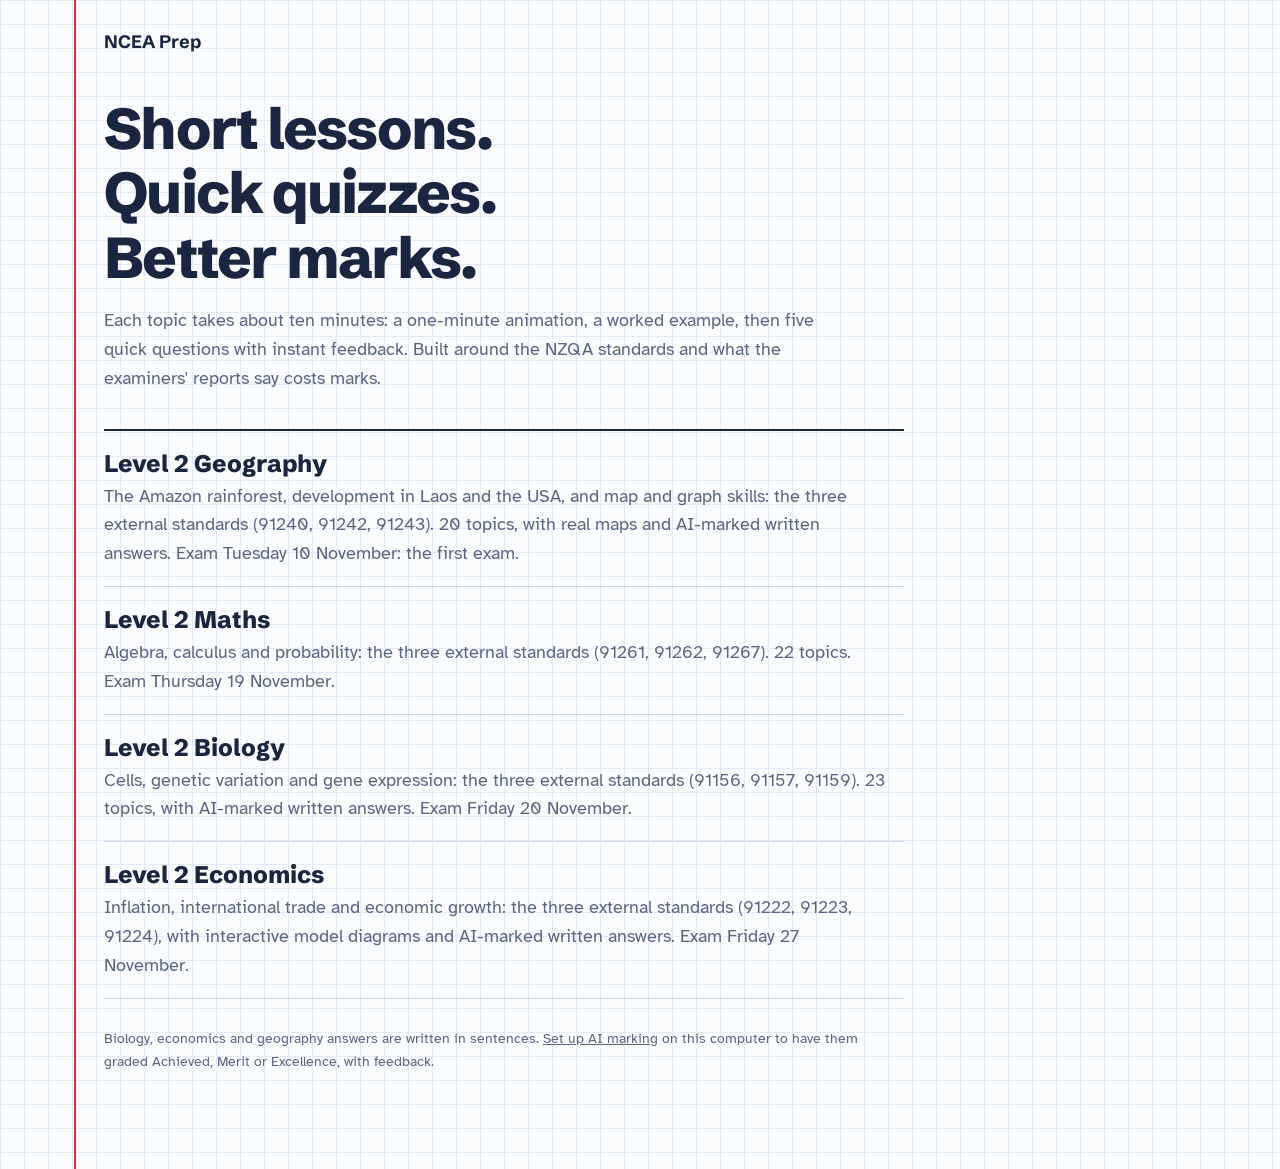
<file: index.html>
<!doctype html>
<html lang="en-NZ">
<head>
<meta charset="utf-8">
<meta name="viewport" content="width=device-width, initial-scale=1">
<title>NCEA Prep</title>
<meta name="description" content="Short animated lessons and quick quizzes for NCEA exams.">
<link rel="icon" href="data:image/svg+xml,%3Csvg xmlns='http://www.w3.org/2000/svg' viewBox='0 0 64 64'%3E%3Crect width='64' height='64' rx='14' fill='%23FBFCFE'/%3E%3Cpath d='M14 0v64' stroke='%23D7303F' stroke-width='4'/%3E%3Cpath d='M22 34l9 10 19-24' fill='none' stroke='%23D7303F' stroke-width='6' stroke-linecap='round' stroke-linejoin='round'/%3E%3C/svg%3E">
<link rel="stylesheet" href="shared/css/base.css">
<link rel="stylesheet" href="shared/css/app.css">
</head>
<body>
<div class="page hub">
  <header class="topbar"><nav class="crumbs"><b>NCEA Prep</b></nav></header>
  <main>
    <h1>Short lessons. Quick quizzes. Better marks.</h1>
    <p class="lede" style="margin-top:16px">Each topic takes about ten minutes: a one-minute animation, a worked example, then five quick questions with instant feedback. Built around the NZQA standards and what the examiners' reports say costs marks.</p>
    <ul class="subjects">
      <li><a href="geography-l2/"><span class="t">Level 2 Geography</span><span class="d">The Amazon rainforest, development in Laos and the USA, and map and graph skills: the three external standards (91240, 91242, 91243). 20 topics, with real maps and AI-marked written answers. Exam Tuesday 10 November: the first exam.</span><span class="w" id="w-geography-l2"></span></a></li>
      <li><a href="maths-l2/"><span class="t">Level 2 Maths</span><span class="d">Algebra, calculus and probability: the three external standards (91261, 91262, 91267). 22 topics. Exam Thursday 19 November.</span><span class="w" id="w-maths-l2"></span></a></li>
      <li><a href="biology-l2/"><span class="t">Level 2 Biology</span><span class="d">Cells, genetic variation and gene expression: the three external standards (91156, 91157, 91159). 23 topics, with AI-marked written answers. Exam Friday 20 November.</span><span class="w" id="w-biology-l2"></span></a></li>
      <li id="econ-li"><a href="economics-l2/"><span class="t">Level 2 Economics</span><span class="d">Inflation, international trade and economic growth: the three external standards (91222, 91223, 91224), with interactive model diagrams and AI-marked written answers. Exam Friday 27 November.</span><span class="w" id="w-economics-l2"></span></a></li>
    </ul>
    <p class="muted small" style="margin-top:28px">Biology, economics and geography answers are written in sentences. <a href="settings.html">Set up AI marking</a> on this computer to have them graded Achieved, Merit or Excellence, with feedback.</p>
  </main>
</div>
<script>
  // show the countdown and how many topics are done, from progress saved on this computer
  (function () {
    var subs = [['geography-l2', '2026-11-10T09:30:00+13:00', 20], ['maths-l2', '2026-11-19T09:30:00+13:00', 22], ['biology-l2', '2026-11-20T09:30:00+13:00', 23], ['economics-l2', '2026-11-27T09:30:00+13:00', 18]];
    subs.forEach(function (x) {
      var el = document.getElementById('w-' + x[0]); if (!el) return;
      var days = Math.ceil((new Date(x[1]) - new Date()) / 86400000), done = 0;
      try { var s = JSON.parse(localStorage.getItem('ncea-prep:' + x[0])); if (s && s.units) for (var k in s.units) if (s.units[k].s === 2) done++; } catch (e) {}
      el.textContent = done ? done + ' of ' + x[2] + ' done' : days > 0 ? days + ' days to go' : '';
    });
  })();
</script>
</body>
</html>
</file>
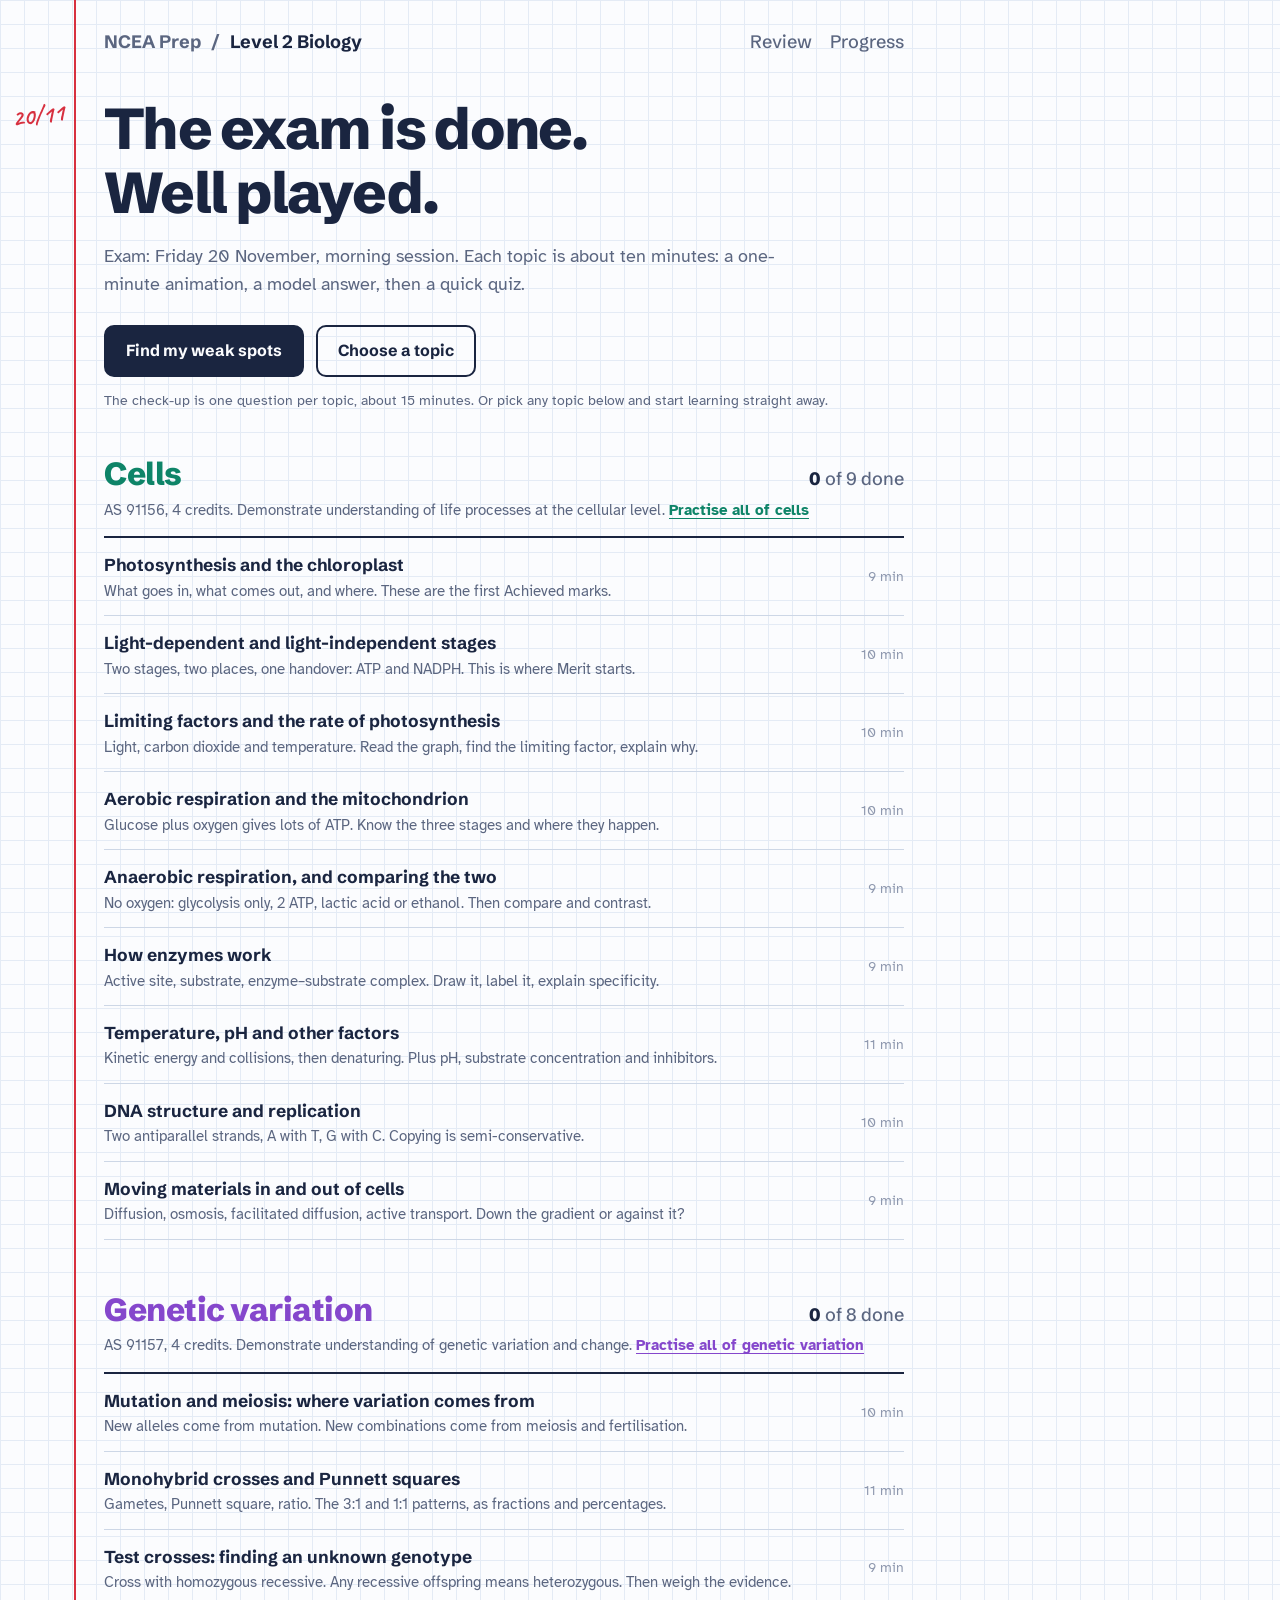
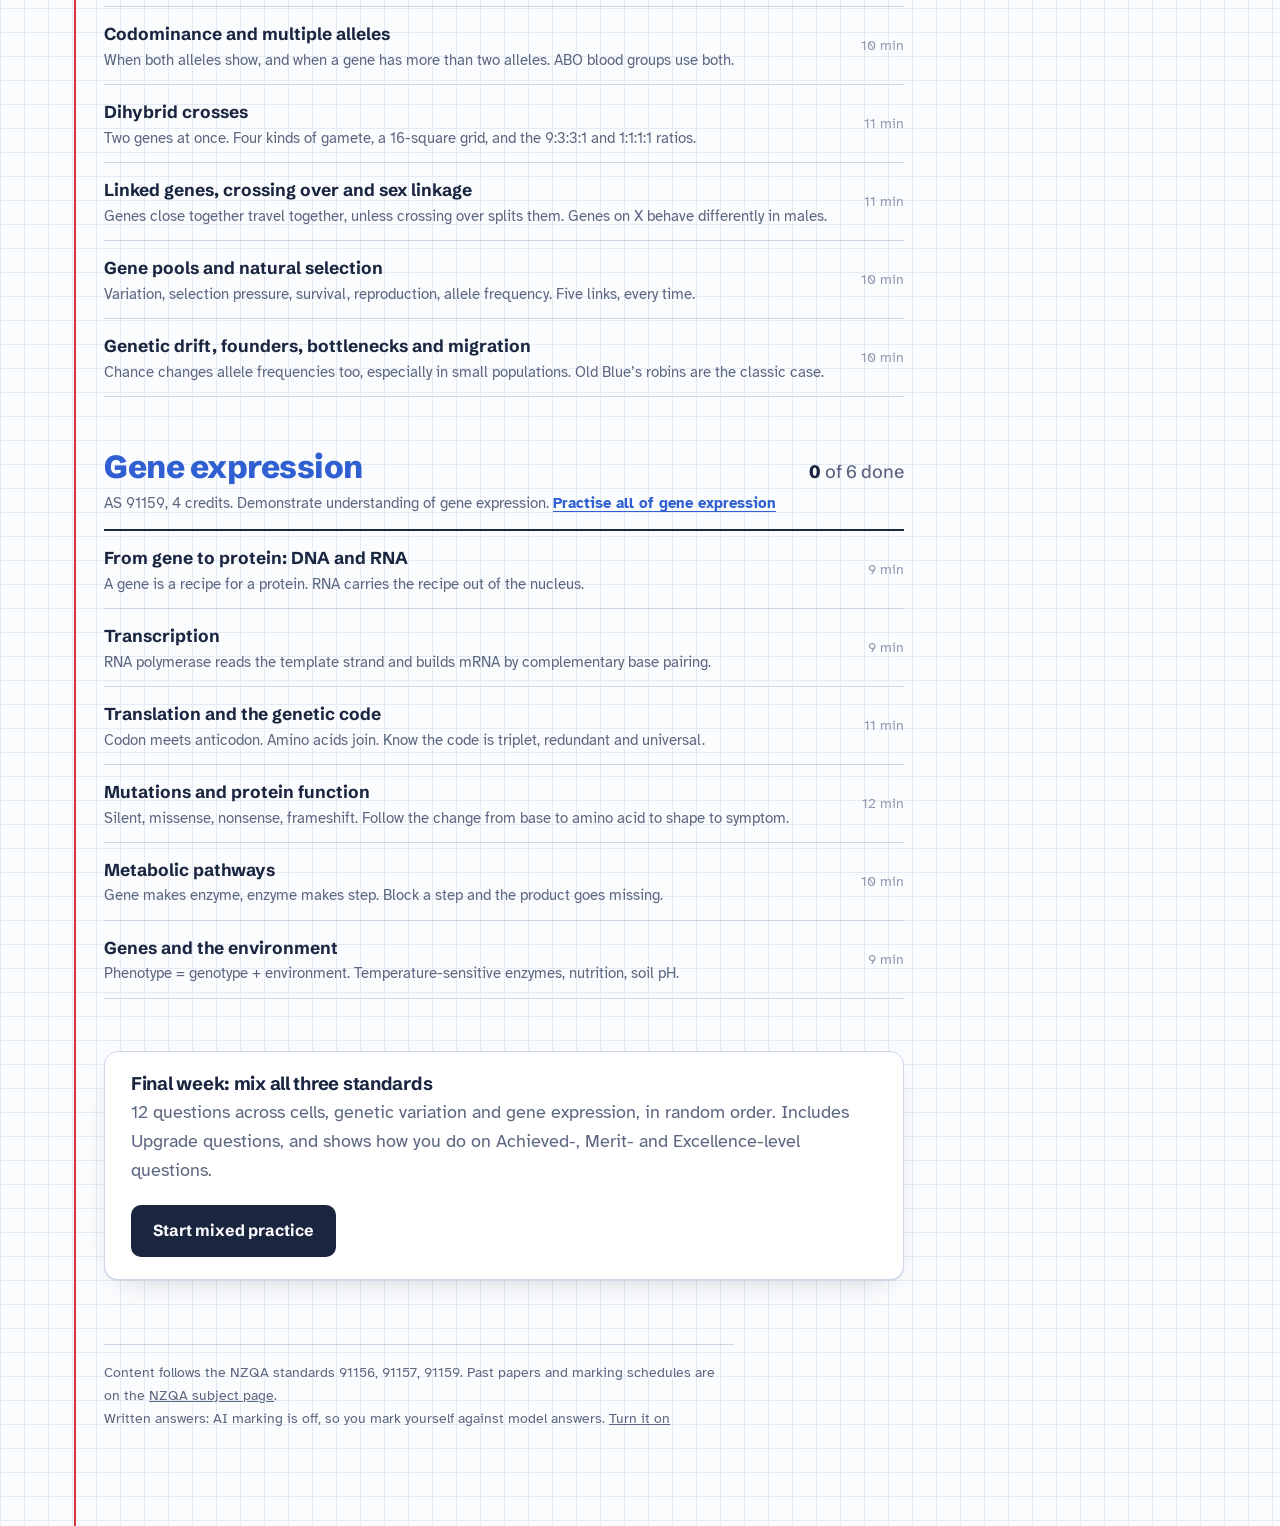
<file: biology-l2/index.html>
<!doctype html>
<html lang="en-NZ">
<head>
<meta charset="utf-8">
<meta name="viewport" content="width=device-width, initial-scale=1">
<title>Level 2 Biology | NCEA Prep</title>
<meta name="description" content="Short animated lessons, quick quizzes and AI-marked written answers for the NCEA Level 2 Biology exam: cells, genetic variation and gene expression.">
<link rel="icon" href="data:image/svg+xml,%3Csvg xmlns='http://www.w3.org/2000/svg' viewBox='0 0 64 64'%3E%3Crect width='64' height='64' rx='14' fill='%23FBFCFE'/%3E%3Cpath d='M14 0v64' stroke='%23D7303F' stroke-width='4'/%3E%3Cpath d='M22 34l9 10 19-24' fill='none' stroke='%23D7303F' stroke-width='6' stroke-linecap='round' stroke-linejoin='round'/%3E%3C/svg%3E">
<link rel="stylesheet" href="../shared/vendor/katex/katex.min.css">
<link rel="stylesheet" href="../shared/css/base.css">
<link rel="stylesheet" href="../shared/css/app.css">
</head>
<body>
<div id="app"><div class="page"><p class="muted">Loading…</p></div></div>
<noscript><div class="page"><p>This site needs JavaScript turned on.</p></div></noscript>
<script src="../shared/vendor/katex/katex.min.js"></script>
<script src="../shared/vendor/katex/auto-render.min.js"></script>
<script src="../shared/js/core.js"></script>
<script src="../shared/js/player.js"></script>
<script src="../shared/js/quiz.js"></script>
<script src="../shared/js/kinds.js"></script>
<script src="../shared/js/app.js"></script>
<script src="../shared/js/ai.js"></script>
<script src="js/diagrams.js"></script>
<script src="js/cells.js"></script>
<script src="js/genetics.js"></script>
<script src="js/expression.js"></script>
<script src="js/config.js"></script>
</body>
</html>
</file>
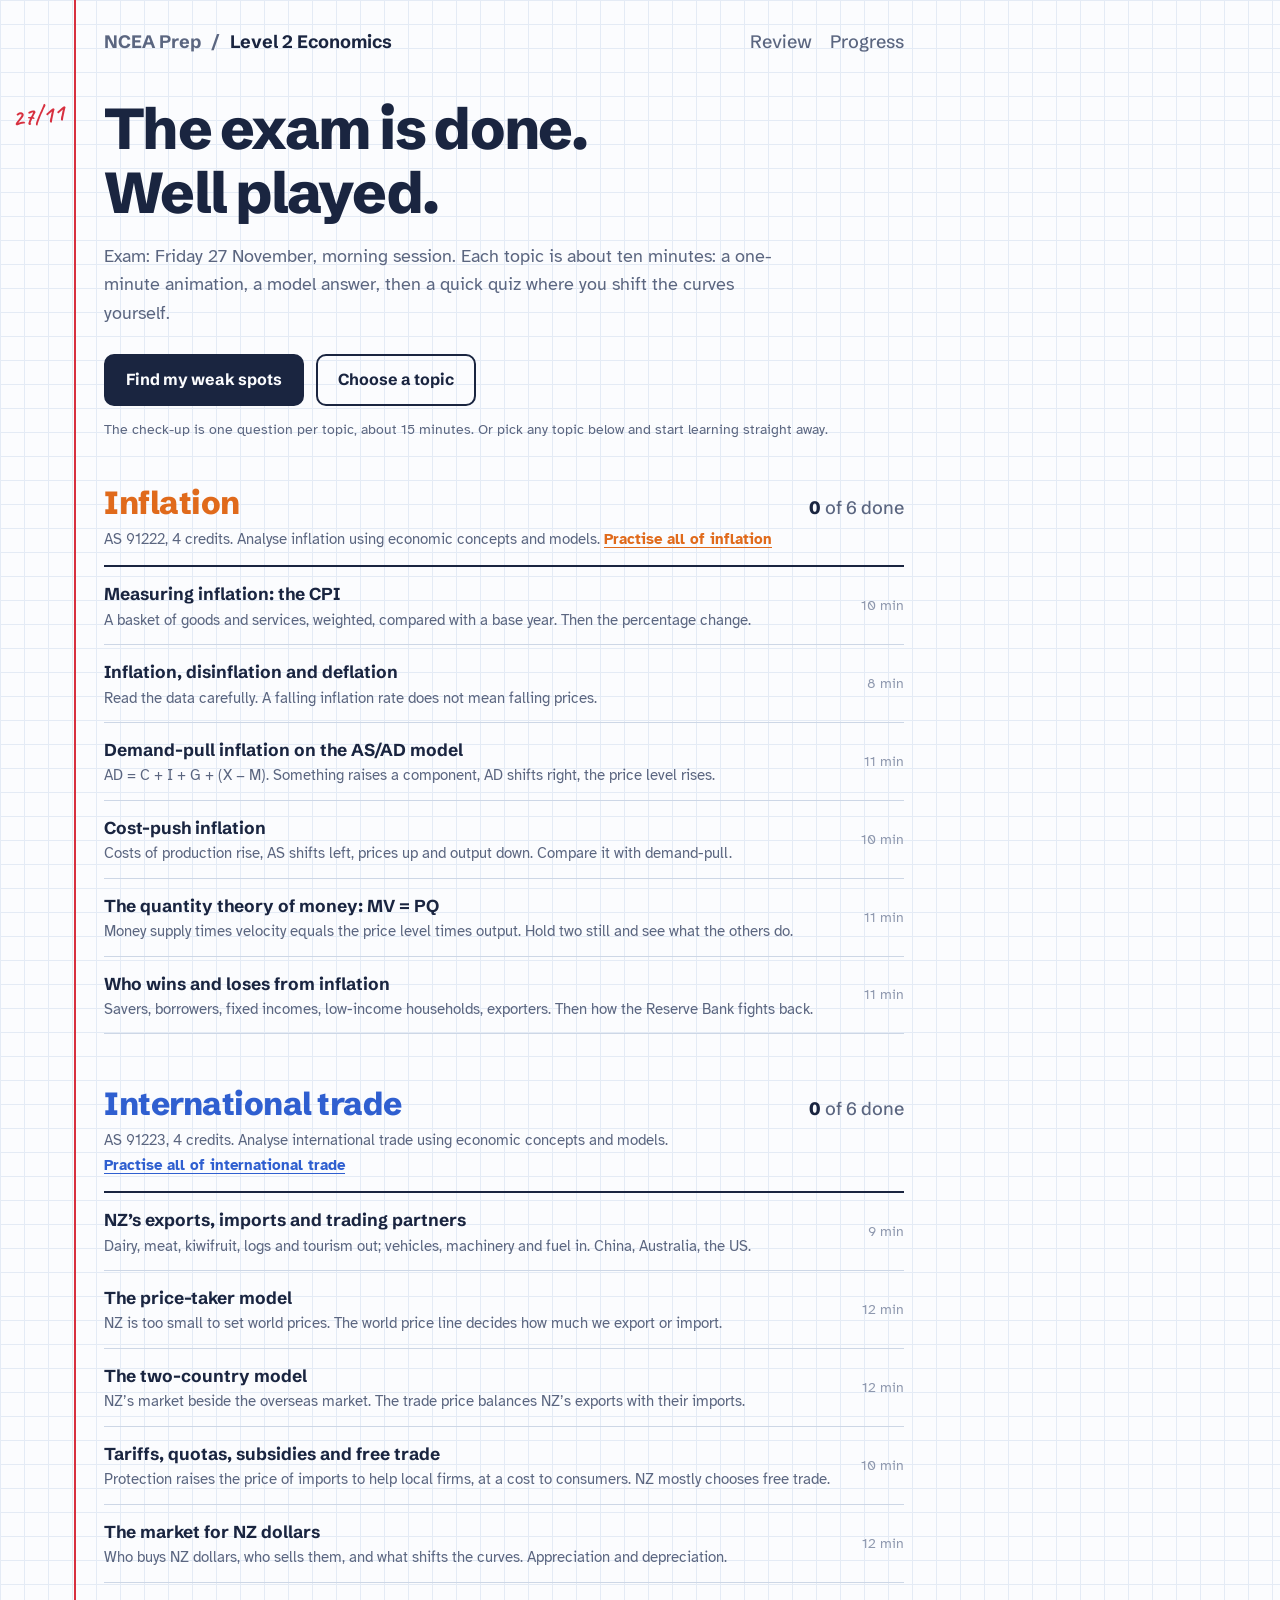
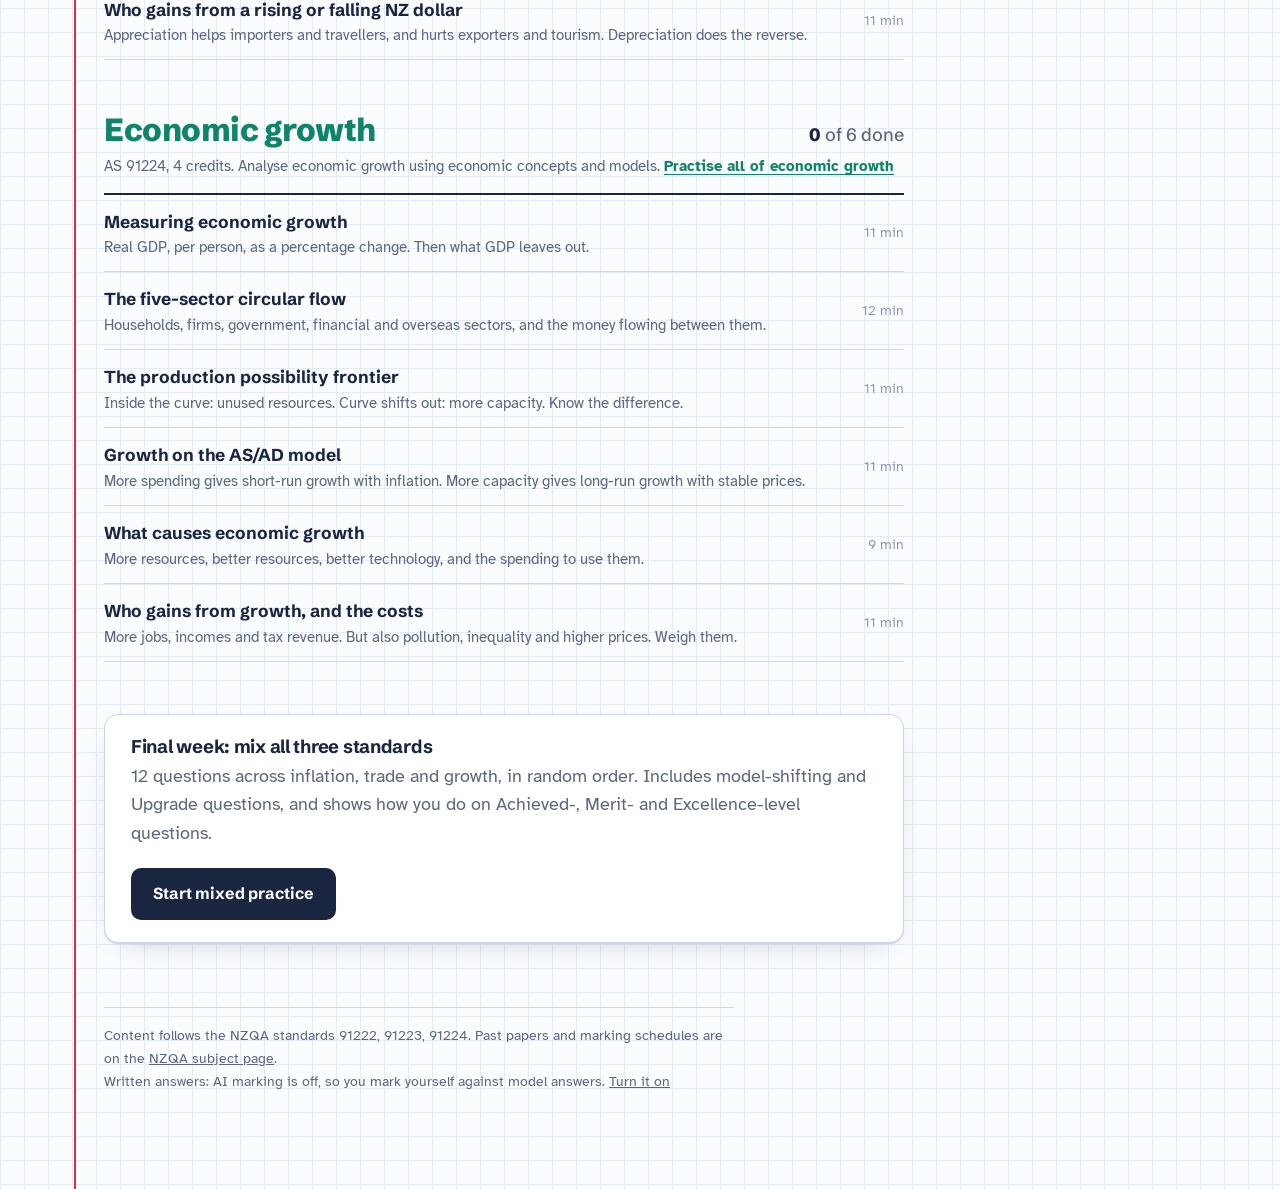
<file: economics-l2/index.html>
<!doctype html>
<html lang="en-NZ">
<head>
<meta charset="utf-8">
<meta name="viewport" content="width=device-width, initial-scale=1">
<title>Level 2 Economics | NCEA Prep</title>
<meta name="description" content="Short animated lessons, interactive model diagrams, quick quizzes and AI-marked written answers for the NCEA Level 2 Economics exam: inflation, international trade and economic growth.">
<link rel="icon" href="data:image/svg+xml,%3Csvg xmlns='http://www.w3.org/2000/svg' viewBox='0 0 64 64'%3E%3Crect width='64' height='64' rx='14' fill='%23FBFCFE'/%3E%3Cpath d='M14 0v64' stroke='%23D7303F' stroke-width='4'/%3E%3Cpath d='M22 34l9 10 19-24' fill='none' stroke='%23D7303F' stroke-width='6' stroke-linecap='round' stroke-linejoin='round'/%3E%3C/svg%3E">
<link rel="stylesheet" href="../shared/vendor/katex/katex.min.css">
<link rel="stylesheet" href="../shared/css/base.css">
<link rel="stylesheet" href="../shared/css/app.css">
</head>
<body>
<div id="app"><div class="page"><p class="muted">Loading…</p></div></div>
<noscript><div class="page"><p>This site needs JavaScript turned on.</p></div></noscript>
<script src="../shared/vendor/katex/katex.min.js"></script>
<script src="../shared/vendor/katex/auto-render.min.js"></script>
<script src="../shared/js/core.js"></script>
<script src="../shared/js/player.js"></script>
<script src="../shared/js/quiz.js"></script>
<script src="../shared/js/kinds.js"></script>
<script src="../shared/js/app.js"></script>
<script src="../shared/js/ai.js"></script>
<script src="../shared/js/econ.js"></script>
<script src="js/inflation.js"></script>
<script src="js/trade.js"></script>
<script src="js/growth.js"></script>
<script src="js/config.js"></script>
</body>
</html>
</file>
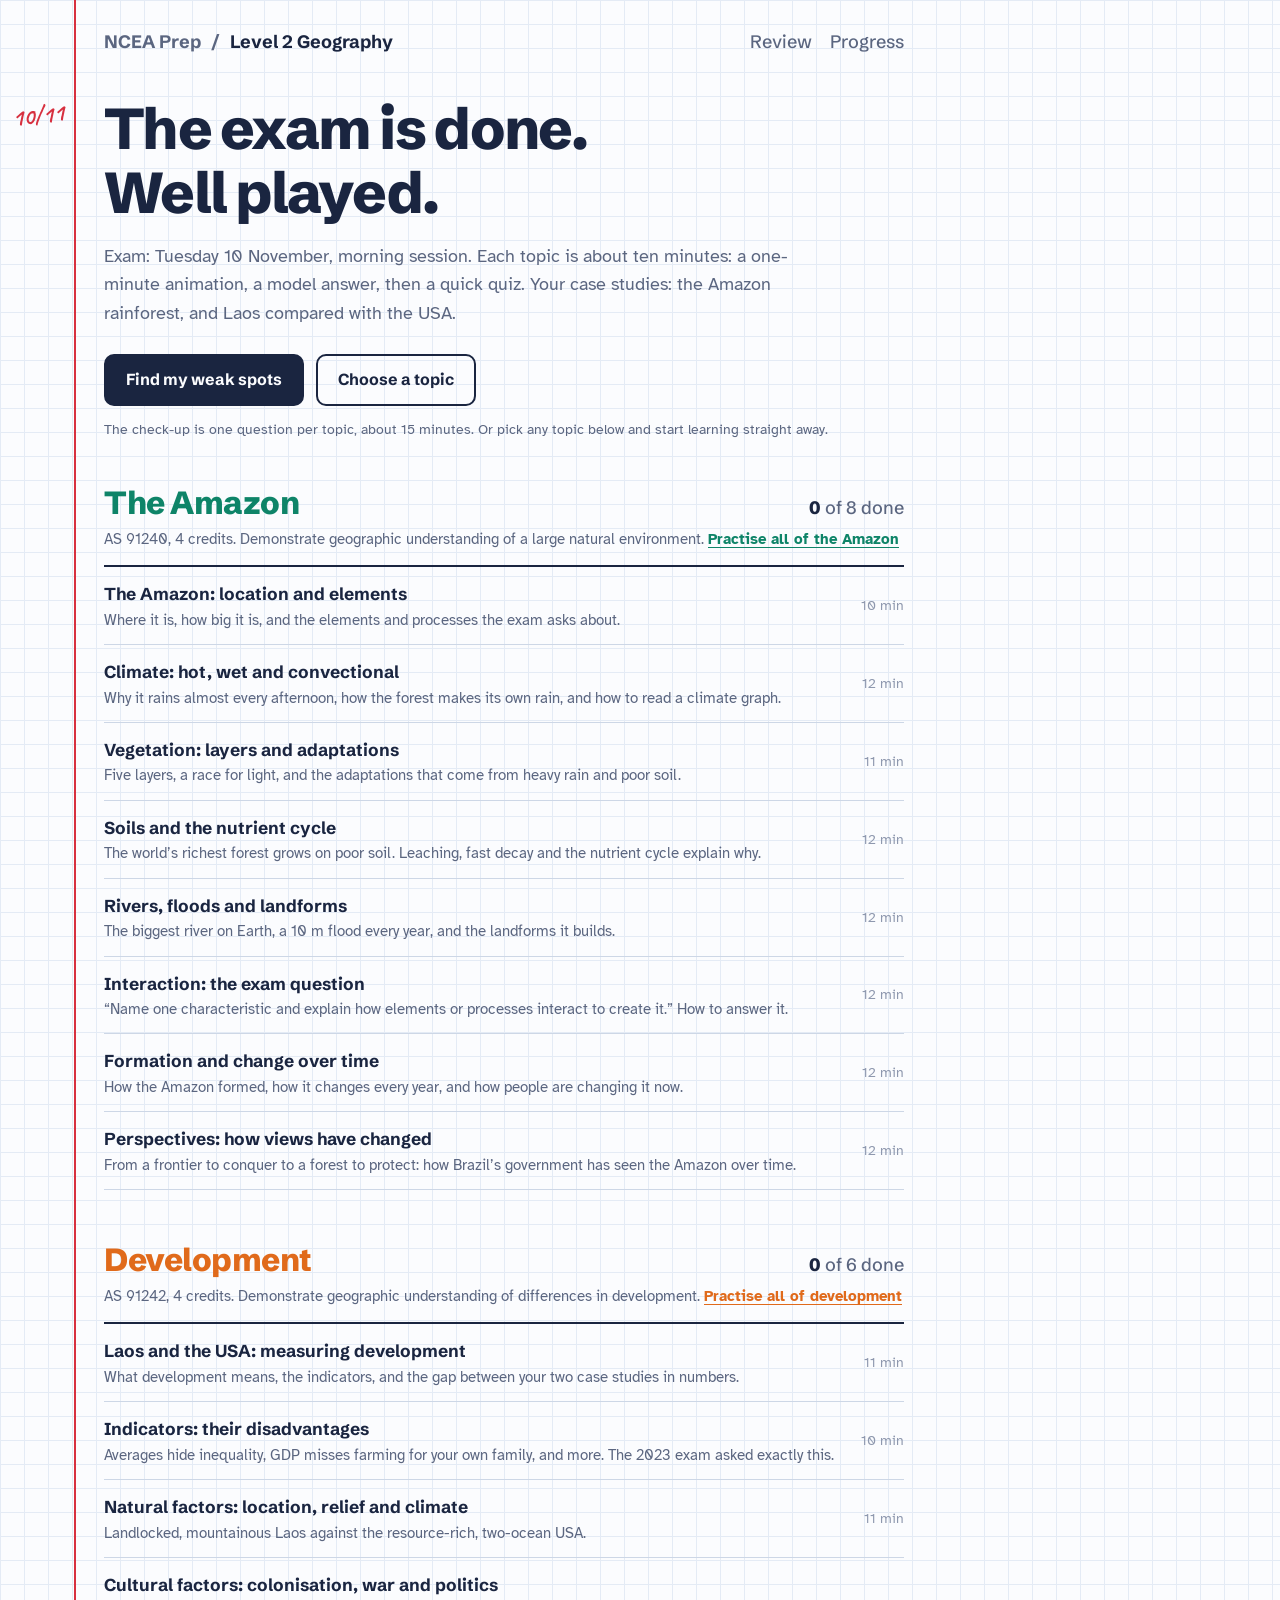
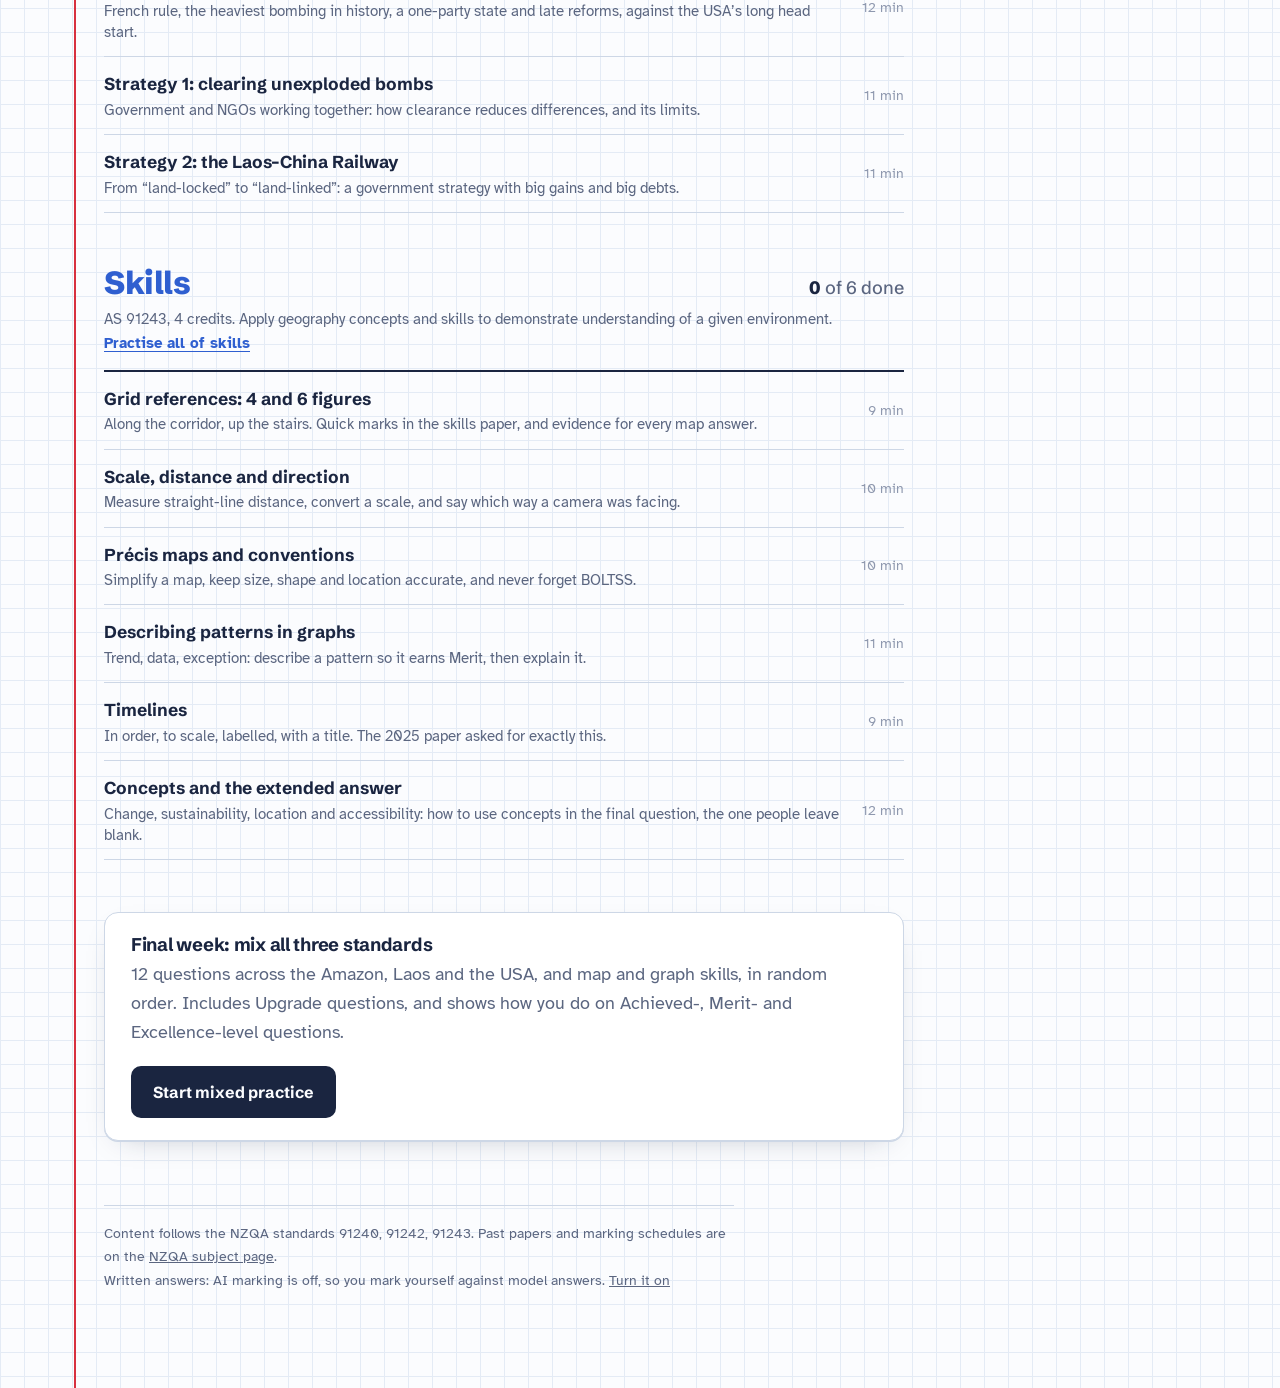
<file: geography-l2/index.html>
<!doctype html>
<html lang="en-NZ">
<head>
<meta charset="utf-8">
<meta name="viewport" content="width=device-width, initial-scale=1">
<title>Level 2 Geography | NCEA Prep</title>
<meta name="description" content="Short animated lessons, quick quizzes and AI-marked written answers for the NCEA Level 2 Geography exam: a large natural environment (the Amazon), differences in development (Laos and the USA) and geographic skills.">
<link rel="icon" href="data:image/svg+xml,%3Csvg xmlns='http://www.w3.org/2000/svg' viewBox='0 0 64 64'%3E%3Crect width='64' height='64' rx='14' fill='%23FBFCFE'/%3E%3Cpath d='M14 0v64' stroke='%23D7303F' stroke-width='4'/%3E%3Cpath d='M22 34l9 10 19-24' fill='none' stroke='%23D7303F' stroke-width='6' stroke-linecap='round' stroke-linejoin='round'/%3E%3C/svg%3E">
<link rel="stylesheet" href="../shared/vendor/katex/katex.min.css">
<link rel="stylesheet" href="../shared/css/base.css">
<link rel="stylesheet" href="../shared/css/app.css">
</head>
<body>
<div id="app"><div class="page"><p class="muted">Loading…</p></div></div>
<noscript><div class="page"><p>This site needs JavaScript turned on.</p></div></noscript>
<script src="../shared/vendor/katex/katex.min.js"></script>
<script src="../shared/vendor/katex/auto-render.min.js"></script>
<script src="../shared/js/core.js"></script>
<script src="../shared/js/player.js"></script>
<script src="../shared/js/quiz.js"></script>
<script src="../shared/js/kinds.js"></script>
<script src="../shared/js/app.js"></script>
<script src="../shared/js/ai.js"></script>
<script src="js/mapdata.js"></script>
<script src="js/figures.js"></script>
<script src="js/amazon.js"></script>
<script src="js/development.js"></script>
<script src="js/skills.js"></script>
<script src="js/config.js"></script>
</body>
</html>
</file>
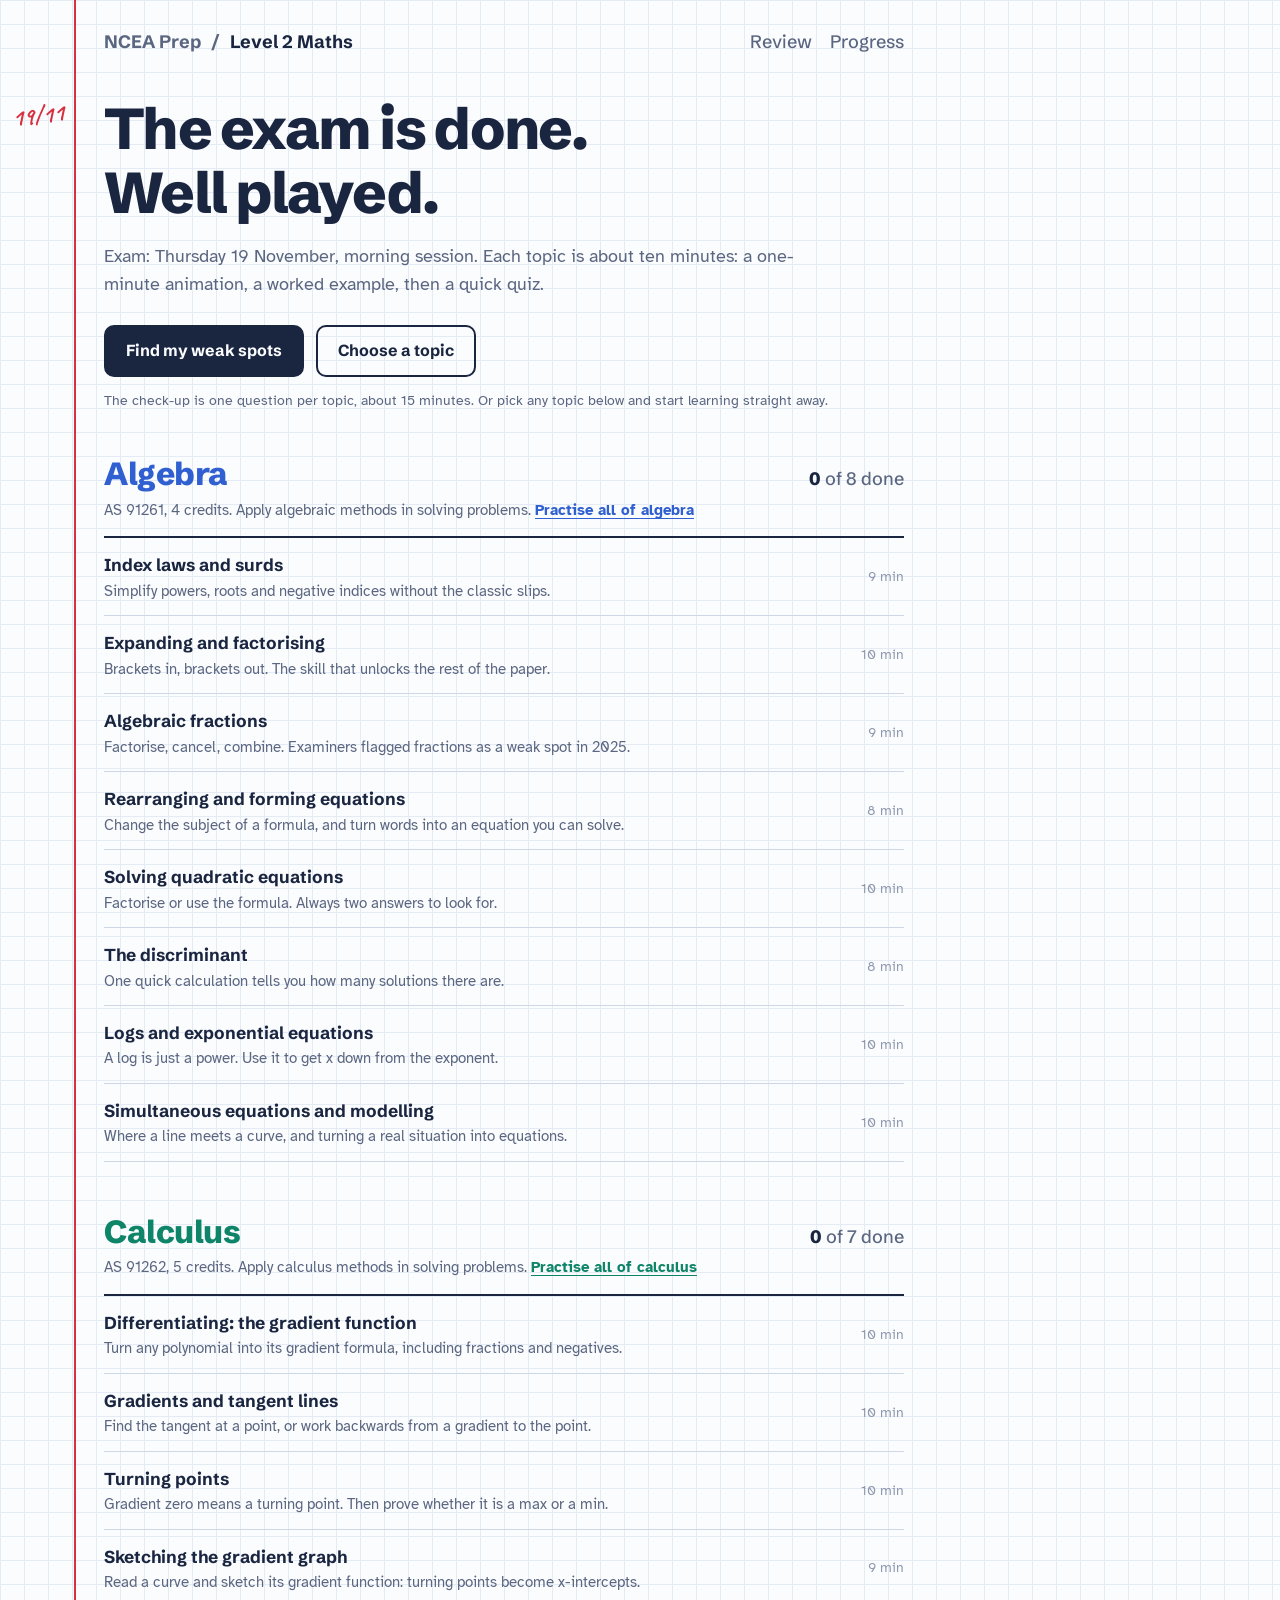
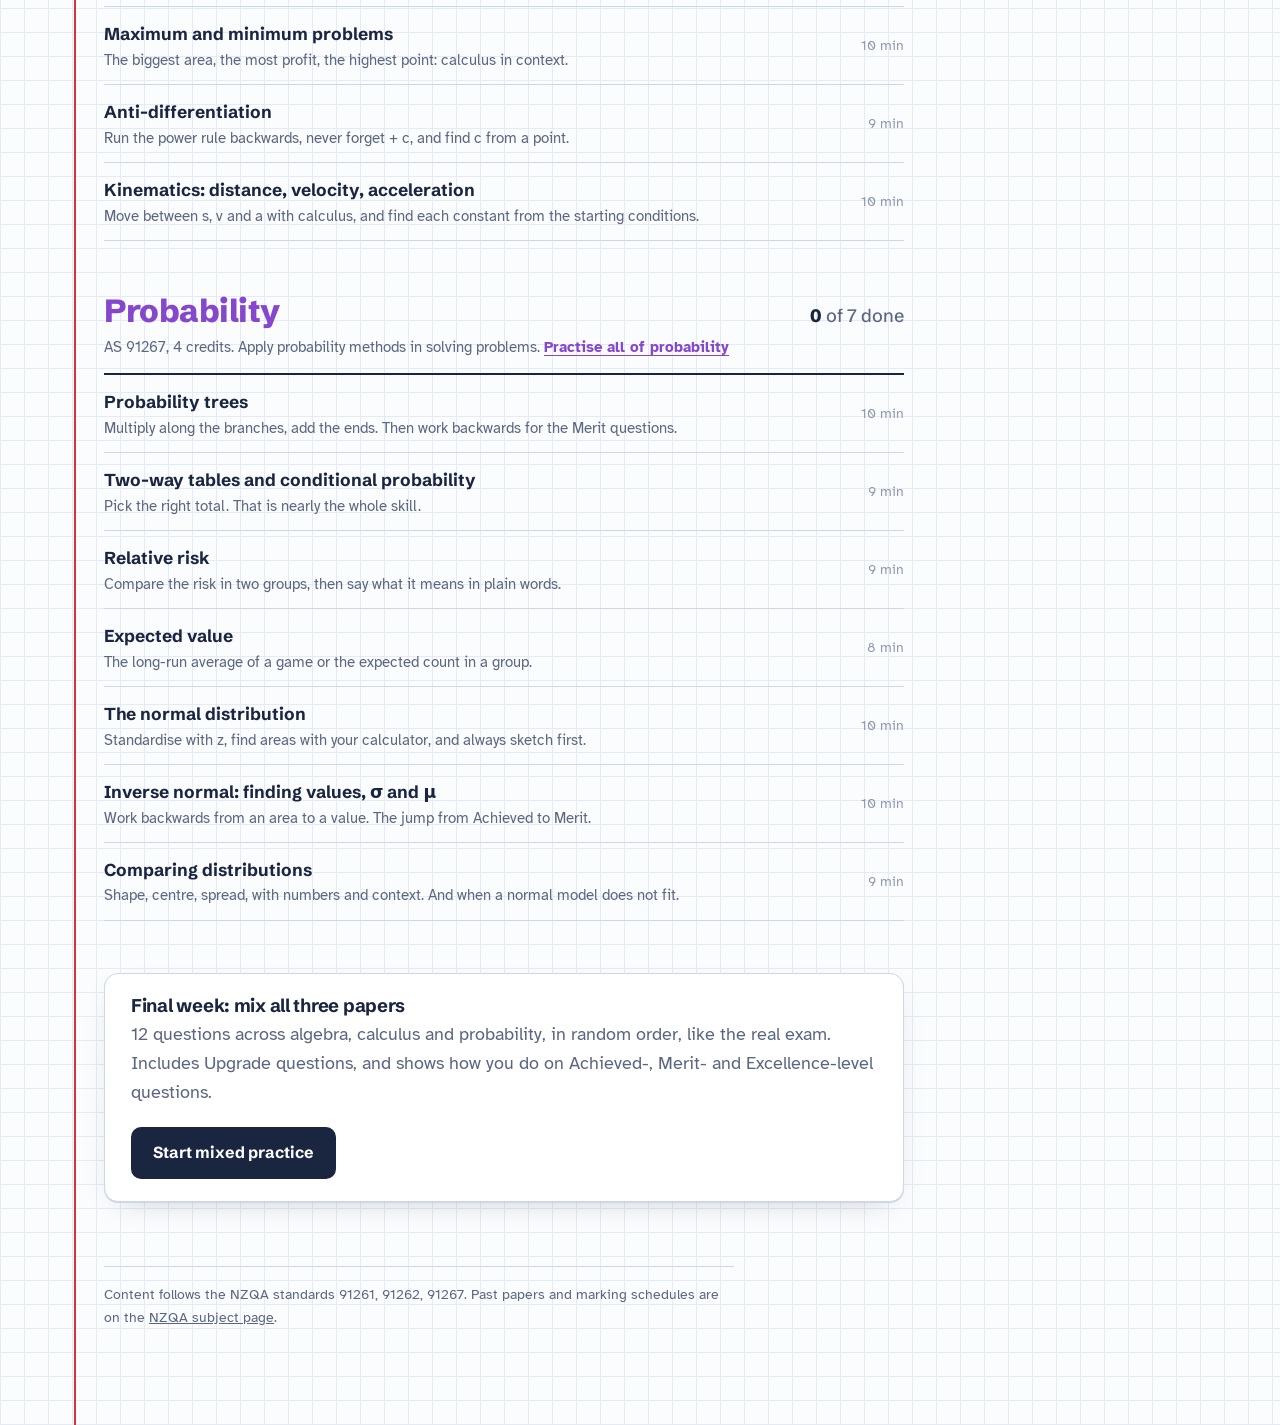
<file: maths-l2/index.html>
<!doctype html>
<html lang="en-NZ">
<head>
<meta charset="utf-8">
<meta name="viewport" content="width=device-width, initial-scale=1">
<title>Level 2 Maths | NCEA Prep</title>
<meta name="description" content="Short animated lessons and quick quizzes for the NCEA Level 2 Mathematics and Statistics exam: algebra, calculus and probability.">
<link rel="icon" href="data:image/svg+xml,%3Csvg xmlns='http://www.w3.org/2000/svg' viewBox='0 0 64 64'%3E%3Crect width='64' height='64' rx='14' fill='%23FBFCFE'/%3E%3Cpath d='M14 0v64' stroke='%23D7303F' stroke-width='4'/%3E%3Cpath d='M22 34l9 10 19-24' fill='none' stroke='%23D7303F' stroke-width='6' stroke-linecap='round' stroke-linejoin='round'/%3E%3C/svg%3E">
<link rel="stylesheet" href="../shared/vendor/katex/katex.min.css">
<link rel="stylesheet" href="../shared/css/base.css">
<link rel="stylesheet" href="../shared/css/app.css">
</head>
<body>
<div id="app"><div class="page"><p class="muted">Loading…</p></div></div>
<noscript><div class="page"><p>This site needs JavaScript turned on.</p></div></noscript>
<script src="../shared/vendor/katex/katex.min.js"></script>
<script src="../shared/vendor/katex/auto-render.min.js"></script>
<script src="../shared/js/core.js"></script>
<script src="../shared/js/player.js"></script>
<script src="../shared/js/quiz.js"></script>
<script src="../shared/js/kinds.js"></script>
<script src="../shared/js/app.js"></script>
<script src="js/algebra.js"></script>
<script src="js/calculus.js"></script>
<script src="js/probability.js"></script>
<script src="js/ladders.js"></script>
<script src="js/config.js"></script>
</body>
</html>
</file>
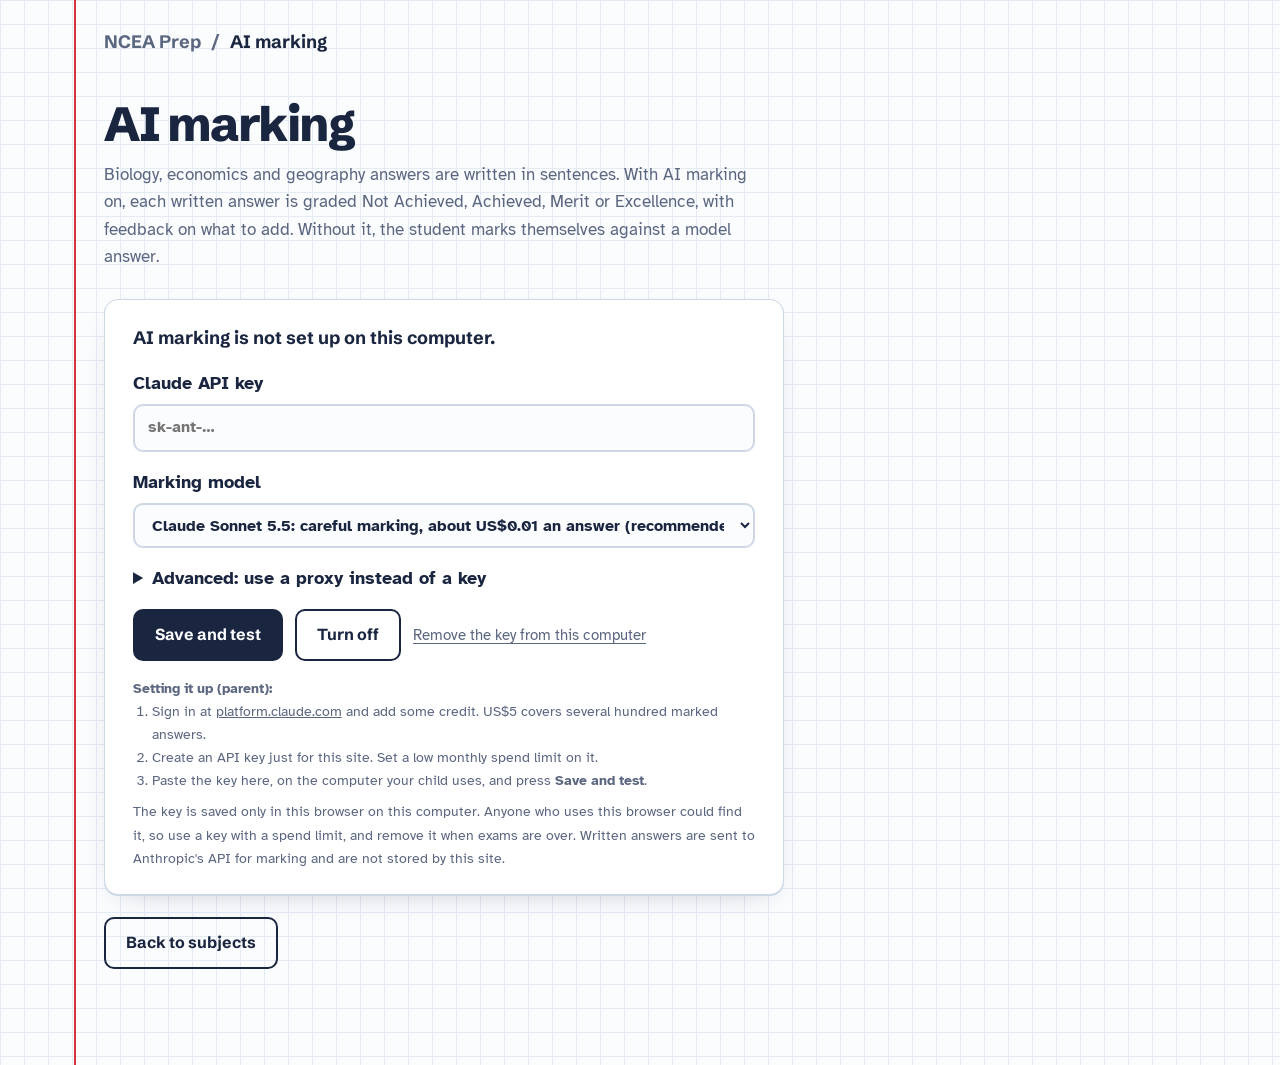
<file: settings.html>
<!doctype html>
<html lang="en-NZ">
<head>
<meta charset="utf-8">
<meta name="viewport" content="width=device-width, initial-scale=1">
<title>AI marking | NCEA Prep</title>
<link rel="icon" href="data:image/svg+xml,%3Csvg xmlns='http://www.w3.org/2000/svg' viewBox='0 0 64 64'%3E%3Crect width='64' height='64' rx='14' fill='%23FBFCFE'/%3E%3Cpath d='M14 0v64' stroke='%23D7303F' stroke-width='4'/%3E%3Cpath d='M22 34l9 10 19-24' fill='none' stroke='%23D7303F' stroke-width='6' stroke-linecap='round' stroke-linejoin='round'/%3E%3C/svg%3E">
<link rel="stylesheet" href="shared/css/base.css">
<link rel="stylesheet" href="shared/css/app.css">
</head>
<body>
<div class="page">
  <header class="topbar"><nav class="crumbs"><a class="home" href="./">NCEA Prep</a><span aria-hidden="true">/</span><b>AI marking</b></nav></header>
  <main>
    <section class="unit-head"><h1>AI marking</h1>
      <p class="lede">Biology, economics and geography answers are written in sentences. With AI marking on, each written answer is graded Not Achieved, Achieved, Merit or Excellence, with feedback on what to add. Without it, the student marks themselves against a model answer.</p></section>
    <form class="settings sheet" autocomplete="off">
      <p class="status" aria-live="polite"></p>
      <label>Claude API key
        <input type="password" name="key" placeholder="sk-ant-…" spellcheck="false">
      </label>
      <label>Marking model
        <select name="model"></select>
      </label>
      <details><summary>Advanced: use a proxy instead of a key</summary>
        <p class="muted small" style="margin:8px 0">If you run the small proxy in <code>tools/marker-proxy/</code>, put its address here and leave the key empty. The key then stays on the proxy and never reaches this browser.</p>
        <label>Proxy address <input type="url" name="proxy" placeholder="https://ncea-marker.example.workers.dev"></label>
      </details>
      <div class="row"><button class="btn" type="submit">Save and test</button><button class="btn ghost" type="button" data-act="off">Turn off</button><button class="linkbtn" type="button" data-act="forget">Remove the key from this computer</button></div>
      <div class="muted small">
        <p><b>Setting it up (parent):</b></p>
        <ol>
          <li>Sign in at <a href="https://platform.claude.com/" target="_blank" rel="noopener">platform.claude.com</a> and add some credit. US$5 covers several hundred marked answers.</li>
          <li>Create an API key just for this site. Set a low monthly spend limit on it.</li>
          <li>Paste the key here, on the computer your child uses, and press <b>Save and test</b>.</li>
        </ol>
        <p style="margin-top:8px">The key is saved only in this browser on this computer. Anyone who uses this browser could find it, so use a key with a spend limit, and remove it when exams are over. Written answers are sent to Anthropic's API for marking and are not stored by this site.</p>
      </div>
    </form>
    <p class="row after"><a class="btn ghost" href="./">Back to subjects</a></p>
  </main>
</div>
<script src="shared/js/core.js"></script>
<script src="shared/js/ai.js"></script>
<script>
(function () {
  var P = NP, f = document.querySelector('form'), st = f.querySelector('.status');
  var sel = f.model;
  Object.keys(P.ai.MODELS).forEach(function (id) { var o = document.createElement('option'); o.value = id; o.textContent = P.ai.MODELS[id]; sel.appendChild(o); });
  function show() {
    var s = P.ai.get();
    f.key.value = s.key || ''; f.proxy.value = s.proxy || ''; sel.value = s.model || 'claude-sonnet-5-5';
    st.textContent = P.ai.ready() ? 'AI marking is on.' + (s.n ? ' ' + s.n + ' answers marked on this computer so far.' : '') : (s.key || s.proxy) ? 'AI marking is turned off.' : 'AI marking is not set up on this computer.';
  }
  f.onsubmit = function (e) {
    e.preventDefault();
    var s = P.ai.get(); s.key = f.key.value.trim(); s.proxy = f.proxy.value.trim(); s.model = sel.value; s.off = false;
    if (!s.key && !s.proxy) { st.textContent = 'Paste an API key first.'; return; }
    if (!P.ai.set(s)) { st.textContent = 'This browser will not save settings (private window?).'; return; }
    st.textContent = 'Testing…';
    P.ai.test().then(function () { show(); st.textContent = 'Connected. ' + st.textContent; })
      .catch(function (err) { st.textContent = 'Saved, but the test failed: ' + err.message + '.'; });
  };
  f.querySelector('[data-act=off]').onclick = function () { var s = P.ai.get(); s.off = true; P.ai.set(s); show(); };
  f.querySelector('[data-act=forget]').onclick = function () { var s = P.ai.get(); delete s.key; s.off = true; P.ai.set(s); show(); };
  show();
})();
</script>
</body>
</html>
</file>
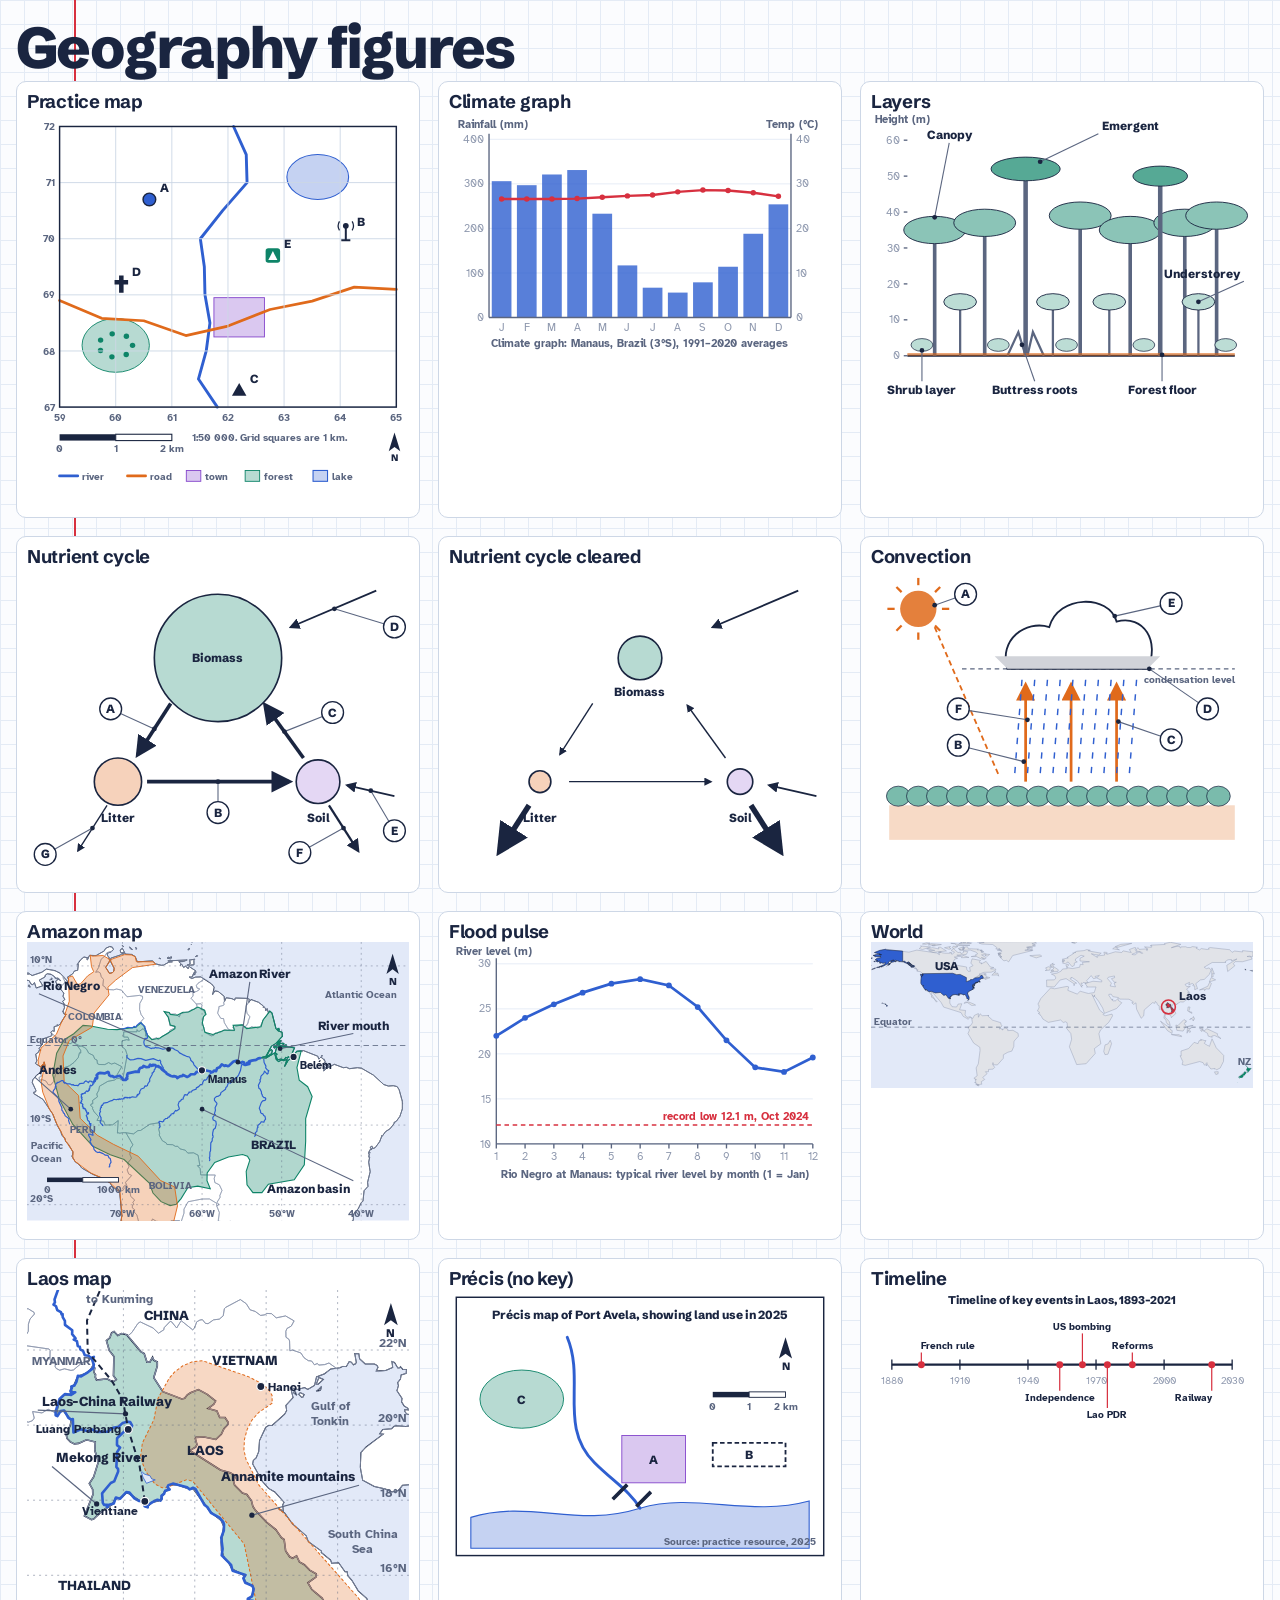
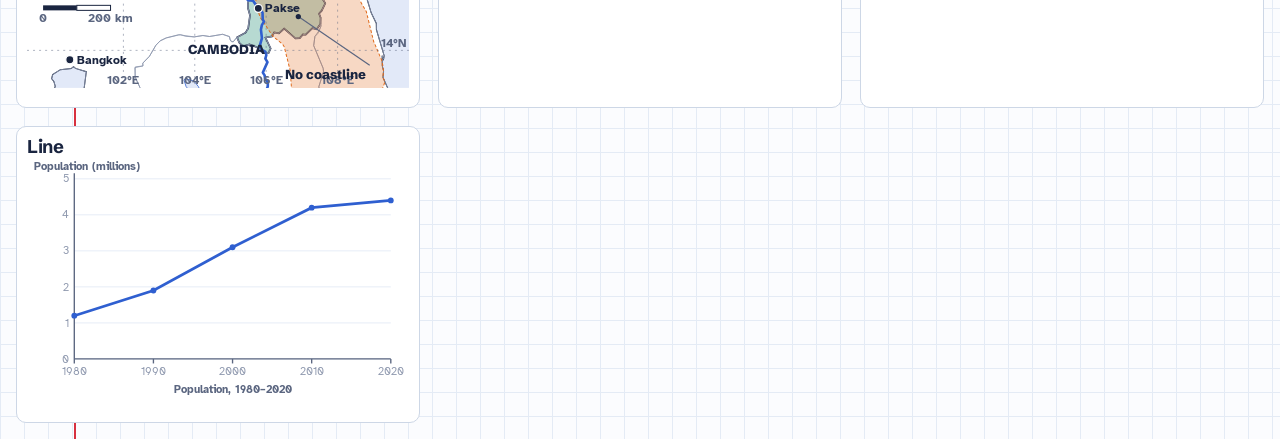
<file: tools/geo-figures.html>
<!doctype html>
<html lang="en-NZ"><head><meta charset="utf-8"><meta name="viewport" content="width=device-width, initial-scale=1">
<title>Geography figures | NCEA Prep tools</title>
<link rel="stylesheet" href="../shared/css/base.css"><link rel="stylesheet" href="../shared/css/app.css">
<style>body{padding:16px} .grid{display:grid;grid-template-columns:repeat(auto-fill,minmax(380px,1fr));gap:18px} .grid > div{background:var(--sheet);padding:10px;border:1px solid var(--line);border-radius:10px} .fig{width:100%;height:auto}</style>
</head><body><h1>Geography figures</h1><div class="grid" id="g"></div>
<script src="../shared/js/core.js"></script><script src="../geography-l2/js/mapdata.js"></script><script src="../geography-l2/js/figures.js"></script>
<script>
const G = NP.geo, m = G.newMap();
const figs = [
  ['Practice map', G.mapSvg(m, { letters: true })], ['Climate graph', G.climate()],
  ['Layers', G.layers({ emergent: 'Emergent', canopy: 'Canopy', understorey: 'Understorey', shrub: 'Shrub layer', floor: 'Forest floor', buttress: 'Buttress roots' })],
  ['Nutrient cycle', G.nutrient({ fall: 'A', decomp: 'B', uptake: 'C', rain: 'D', weathering: 'E', leaching: 'F', runoff: 'G' })],
  ['Nutrient cycle cleared', G.nutrient({}, { cleared: true })],
  ['Convection', G.convection({ sun: 'A', et: 'B', rising: 'C', condense: 'D', cloud: 'E', rain: 'F' })],
  ['Amazon map', G.amazonMap({ andes: 'Andes', basin: 'Amazon basin', river: 'Amazon River', mouth: 'River mouth', negro: 'Rio Negro' })],
  ['Flood pulse', G.flood()],
  ['World', G.worldMap()], ['Laos map', G.laosMap({ mekong: 'Mekong River', rail: 'Laos–China Railway', mountains: 'Annamite mountains', landlocked: 'No coastline' })],
  ['Précis (no key)', G.precis('key')],
  ['Timeline', G.timeline([{ y: 1893, t: 'French rule' }, { y: 1954, t: 'Independence' }, { y: 1964, t: 'US bombing' }, { y: 1975, t: 'Lao PDR' }, { y: 1986, t: 'Reforms' }, { y: 2021, t: 'Railway' }], { y0: 1880, y1: 2030, step: 30, title: 'Timeline of key events in Laos, 1893–2021' })],
  ['Line', G.line([{ name: 'A', pts: [[1980, 1.2], [1990, 1.9], [2000, 3.1], [2010, 4.2], [2020, 4.4]] }], { x0: 1980, x1: 2020, y0: 0, y1: 5, xstep: 10, ystep: 1, ylab: 'Population (millions)', title: 'Population, 1980–2020' })],
];
document.getElementById('g').innerHTML = figs.map(([t, s]) => `<div><h3>${t}</h3>${s}</div>`).join('');
</script></body></html>
</file>
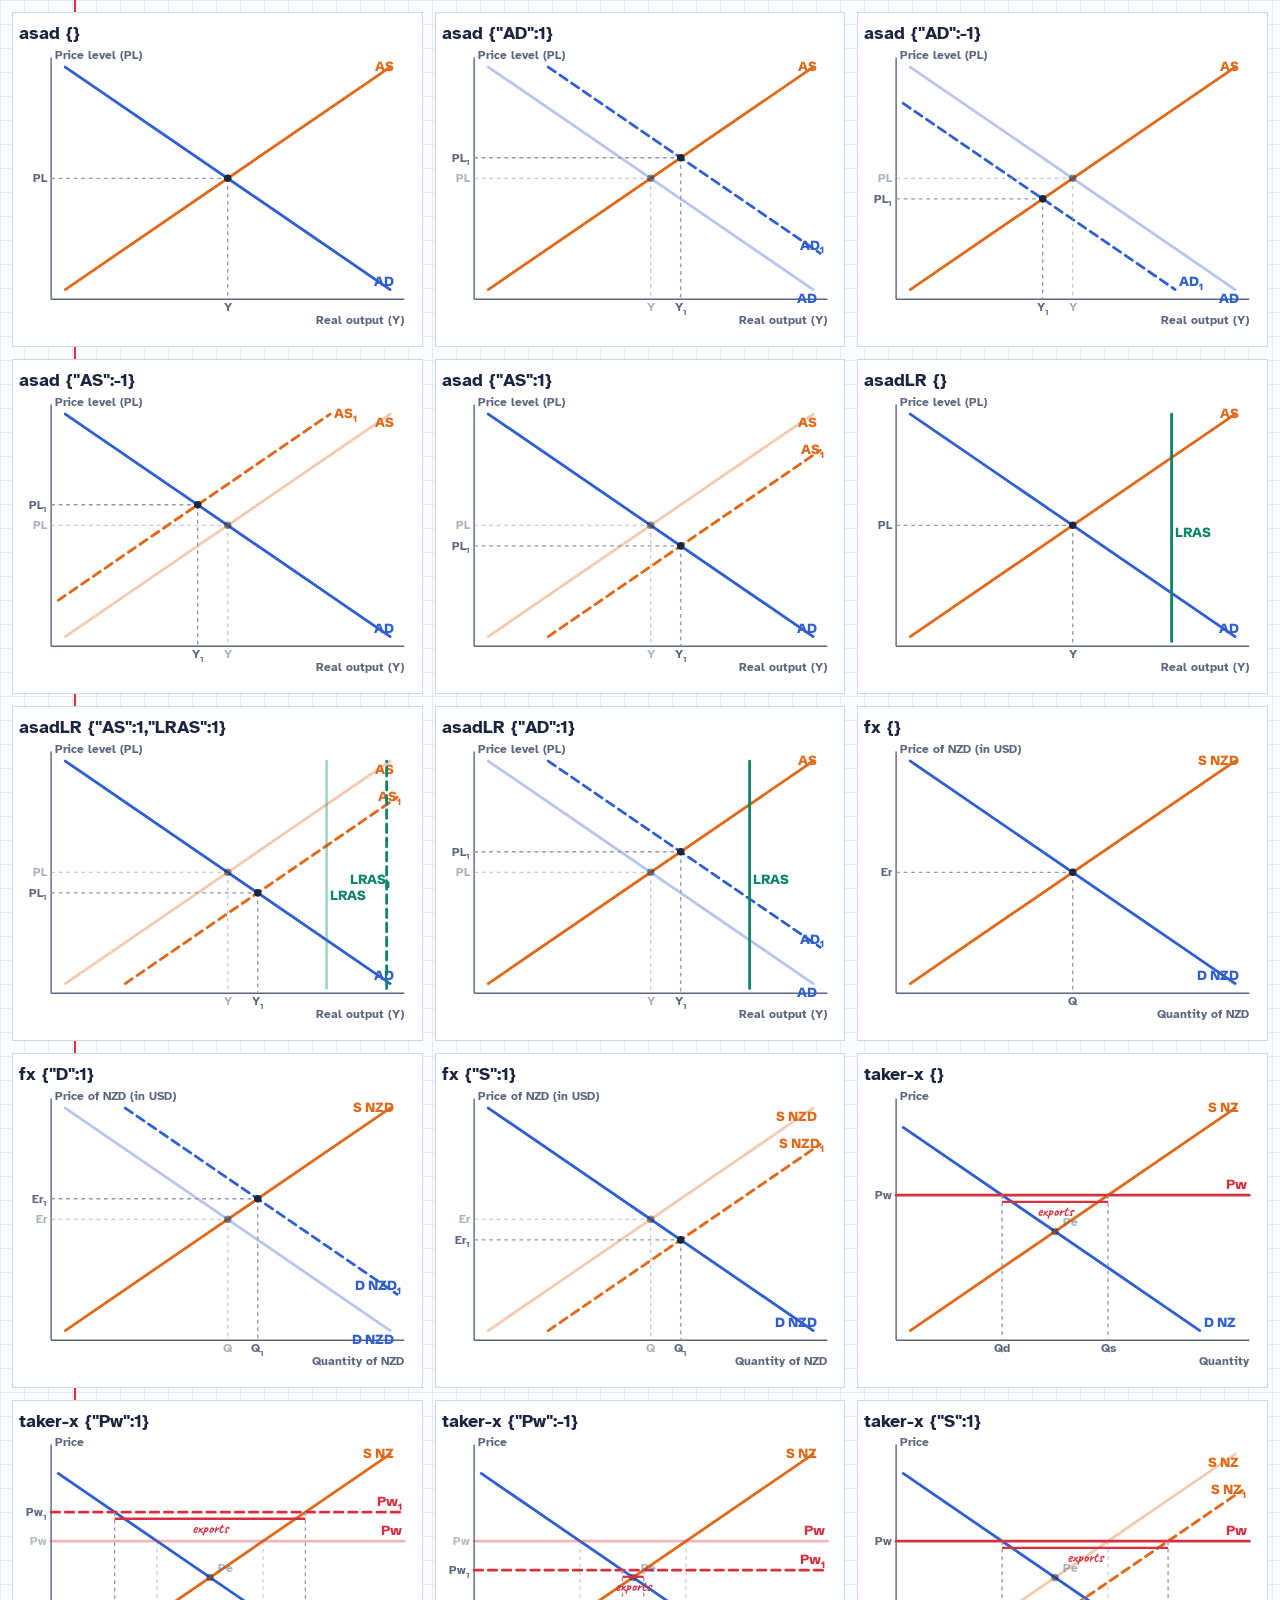
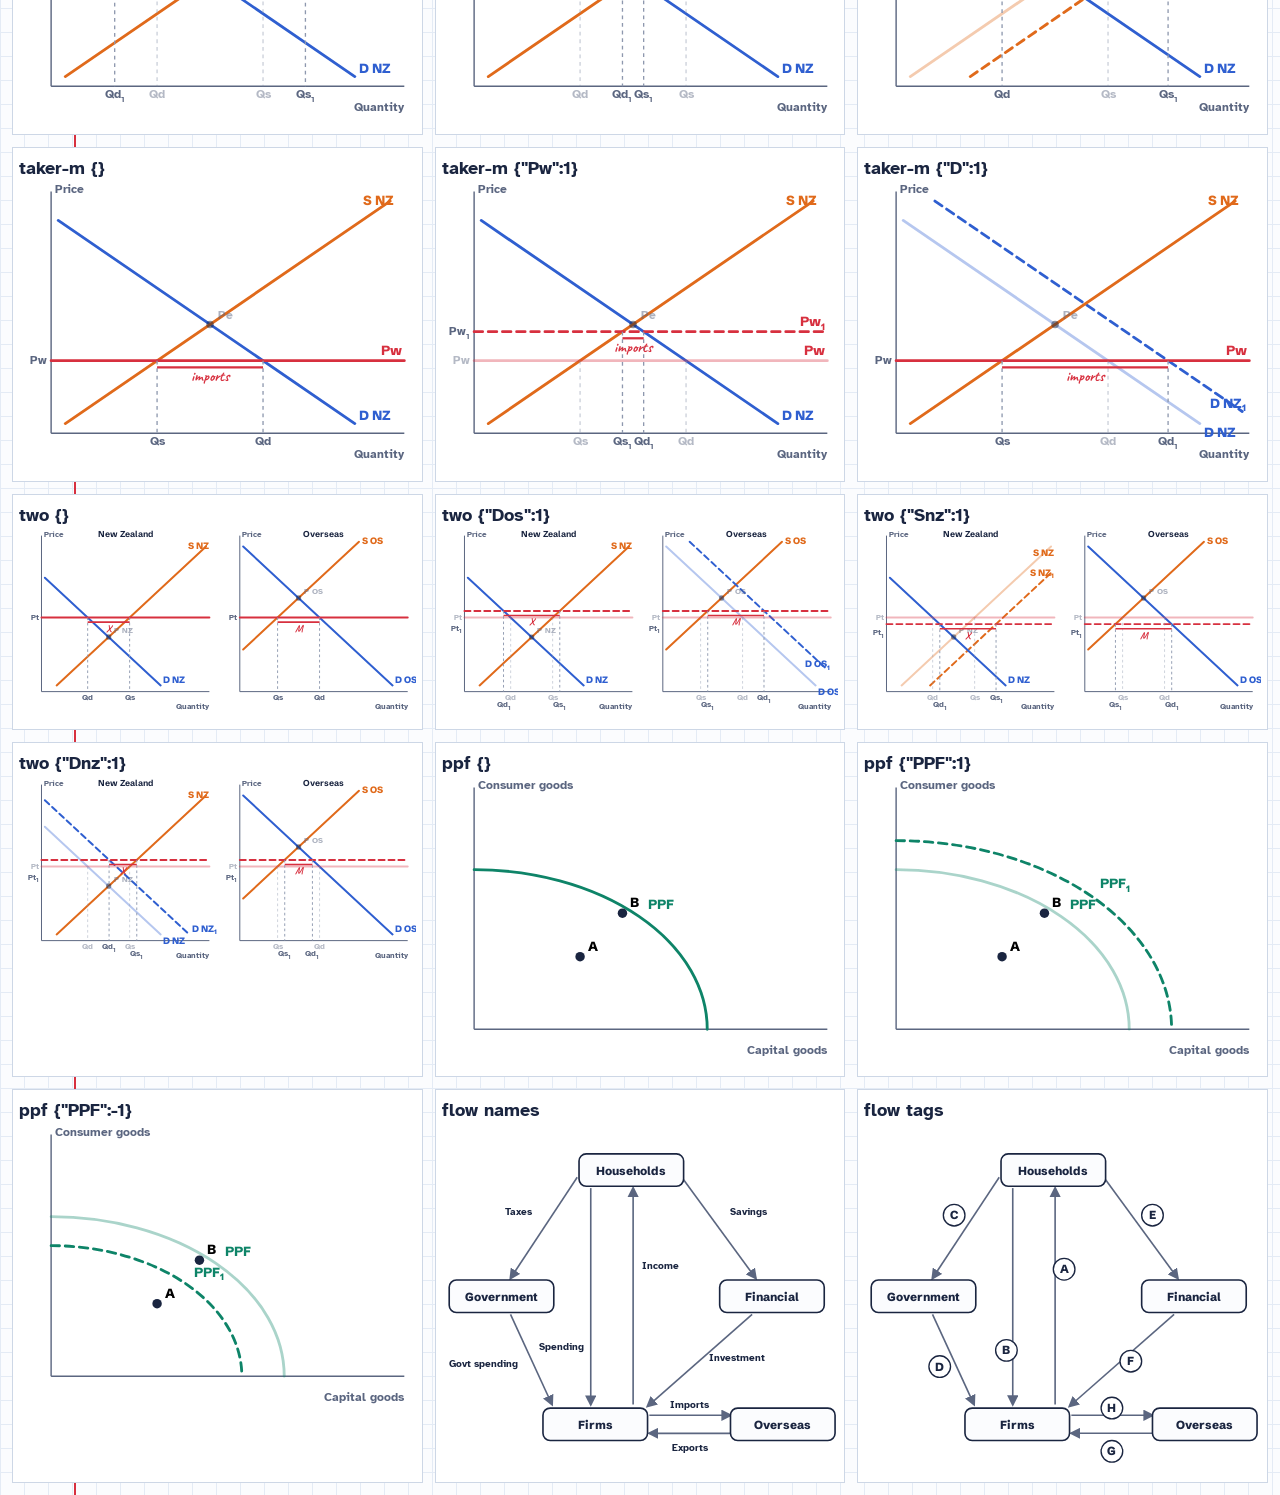
<file: tools/models.html>
<!doctype html><html><head><meta charset="utf-8"><meta name="viewport" content="width=device-width, initial-scale=1"><title>Model check</title>
<link rel="stylesheet" href="../shared/css/base.css"><link rel="stylesheet" href="../shared/css/app.css">
<style>.grid{display:grid;grid-template-columns:repeat(auto-fill,minmax(360px,1fr));gap:12px;padding:12px}.grid div{background:var(--sheet);padding:6px;border:1px solid var(--line)}</style></head>
<body><div class="grid" id="g"></div>
<script src="../shared/js/core.js"></script><script src="../shared/js/quiz.js"></script><script src="../shared/js/econ.js"></script>
<script>
/* Renders every economic model in each shift state, for a visual check. Open with ?only=asad to filter. */
var M = NP.econ.models, out = [];
var cases = [['asad', M.asad(), [{}, {AD:1}, {AD:-1}, {AS:-1}, {AS:1}]], ['asadLR', M.asadLR(), [{}, {AS:1, LRAS:1}, {AD:1}]], ['fx', M.fx(), [{}, {D:1}, {S:1}]],
  ['taker-x', M.taker(true), [{}, {Pw:1}, {Pw:-1}, {S:1}]], ['taker-m', M.taker(false), [{}, {Pw:1}, {D:1}]], ['two', M.two(), [{}, {Dos:1}, {Snz:1}, {Dnz:1}]], ['ppf', M.ppf({points:[{q:0.3,p:0.3,label:'A'},{q:0.42,p:0.48,label:'B'}]}), [{}, {PPF:1}, {PPF:-1}]]];
cases.forEach(function (c) { c[2].forEach(function (st) { out.push('<div><b>' + c[0] + ' ' + JSON.stringify(st) + '</b>' + NP.econ.svg(c[1], st) + '</div>'); }); });
out.push('<div><b>flow names</b>' + NP.econ.flow({income:true,spending:true,taxes:true,govspend:true,savings:true,investment:true,exports:true,imports:true}) + '</div>');
out.push('<div><b>flow tags</b>' + NP.econ.flow({income:'A',spending:'B',taxes:'C',govspend:'D',savings:'E',investment:'F',exports:'G',imports:'H'}) + '</div>');
document.getElementById('g').innerHTML = out.join('');
</script></body></html>
</file>
<file: shared/css/base.css>
/* NCEA Prep — exercise-book design.
   Squared paper, a red margin, red-pen marking, a highlighter for the step that matters. */
@font-face { font-family: "Schibsted"; src: url(../vendor/fonts/schibsted-grotesk-latin-500-normal.woff2) format("woff2"); font-weight: 500; font-display: swap; }
@font-face { font-family: "Schibsted"; src: url(../vendor/fonts/schibsted-grotesk-latin-700-normal.woff2) format("woff2"); font-weight: 700; font-display: swap; }
@font-face { font-family: "Schibsted"; src: url(../vendor/fonts/schibsted-grotesk-latin-800-normal.woff2) format("woff2"); font-weight: 800; font-display: swap; }
@font-face { font-family: "Atkinson"; src: url(../vendor/fonts/atkinson-hyperlegible-latin-400-normal.woff2) format("woff2"); font-weight: 400; font-display: swap; }
@font-face { font-family: "Atkinson"; src: url(../vendor/fonts/atkinson-hyperlegible-latin-700-normal.woff2) format("woff2"); font-weight: 700; font-display: swap; }
@font-face { font-family: "Pen"; src: url(../vendor/fonts/caveat-latin-500-normal.woff2) format("woff2"); font-weight: 500; font-display: swap; }
@font-face { font-family: "Pen"; src: url(../vendor/fonts/caveat-latin-700-normal.woff2) format("woff2"); font-weight: 700; font-display: swap; }

:root {
  --paper: #FBFCFE; --grid: #E4EBF5; --ink: #1A2540; --muted: #5B6680; --faint: #8E98AE;
  --pen: #D7303F; --hl: #FFE45E; --hl-ink: #1A2540; --line: #CDD7E6; --sheet: #FFFFFF;
  --ok: #138A5B; --alg: #2F5FD0; --calc: #0E8468; --prob: #8547CC;
  --c1: #2F5FD0; --c2: #E06A1B; --c3: #0E8468; --c4: #8547CC;
  --sq: 24px; --margin: 76px;
  --f-head: "Schibsted", "Avenir Next", "Segoe UI", system-ui, sans-serif;
  --f-body: "Atkinson", "Segoe UI", system-ui, sans-serif;
  --f-pen: "Pen", "Comic Sans MS", cursive;
  color-scheme: light;
}
@media (prefers-color-scheme: dark) { :root:not([data-theme="light"]) {
  --paper: #121826; --grid: #1B2436; --ink: #E8EDF6; --muted: #9AA6BD; --faint: #6D7891;
  --pen: #FF6B78; --hl: rgba(255, 222, 80, .30); --hl-ink: #FFF3BF; --line: #2A3650; --sheet: #172033;
  --ok: #42C68E; --alg: #7FA2FF; --calc: #3FCBA6; --prob: #B98CFF;
  --c1: #7FA2FF; --c2: #FF9A55; --c3: #3FCBA6; --c4: #B98CFF; color-scheme: dark; } }
:root[data-theme="dark"] {
  --paper: #121826; --grid: #1B2436; --ink: #E8EDF6; --muted: #9AA6BD; --faint: #6D7891;
  --pen: #FF6B78; --hl: rgba(255, 222, 80, .30); --hl-ink: #FFF3BF; --line: #2A3650; --sheet: #172033;
  --ok: #42C68E; --alg: #7FA2FF; --calc: #3FCBA6; --prob: #B98CFF;
  --c1: #7FA2FF; --c2: #FF9A55; --c3: #3FCBA6; --c4: #B98CFF; color-scheme: dark; }

* { box-sizing: border-box; }
html { -webkit-text-size-adjust: 100%; }
body {
  margin: 0; color: var(--ink); font: 400 18px/1.6 var(--f-body);
  background-color: var(--paper);
  background-image:
    linear-gradient(90deg, transparent calc(var(--margin) - 2px), var(--pen) calc(var(--margin) - 2px), var(--pen) var(--margin), transparent var(--margin)),
    linear-gradient(var(--grid) 1px, transparent 1px),
    linear-gradient(90deg, var(--grid) 1px, transparent 1px);
  background-size: 100% 100%, var(--sq) var(--sq), var(--sq) var(--sq);
  background-repeat: no-repeat, repeat, repeat;
  overflow-x: hidden;
  background-attachment: local;
  min-height: 100vh;
}
::selection { background: var(--hl); color: var(--hl-ink); }
a { color: inherit; }
h1, h2, h3 { font-family: var(--f-head); line-height: 1.12; margin: 0; letter-spacing: -0.015em; text-wrap: balance; }
h1 { font-weight: 800; font-size: clamp(2.2rem, 5vw, 3.6rem); letter-spacing: -0.03em; }
h2 { font-weight: 800; font-size: clamp(1.5rem, 3vw, 2rem); }
h3 { font-weight: 700; font-size: 1.15rem; }
p { margin: 0; }
button, input { font: inherit; color: inherit; }
:focus-visible { outline: 3px solid var(--alg); outline-offset: 3px; border-radius: 4px; }

/* page frame: content starts just right of the red margin */
.page { padding: 28px 20px 96px calc(var(--margin) + 28px); max-width: calc(var(--margin) + 28px + 820px); }
.page.wide { max-width: calc(var(--margin) + 28px + 1120px); }
@media (max-width: 640px) { :root { --margin: 34px; } .page { padding-left: calc(var(--margin) + 14px); padding-right: 16px; } .topbar { margin-bottom: 28px; font-size: .95rem; } .topbar .crumbs .home, .topbar .crumbs .home + span { display: none; } }

.topbar { display: flex; flex-wrap: wrap; align-items: center; justify-content: space-between; gap: 8px 16px; margin-bottom: 40px; font-family: var(--f-head); font-weight: 700; }
.topbar a { text-decoration: none; }
.topbar .crumbs { display: flex; gap: 10px; align-items: center; color: var(--muted); }
.topbar .crumbs a:hover { color: var(--ink); }
.topbar .crumbs b { color: var(--ink); }
.topbar .right { display: flex; gap: 18px; align-items: center; font-weight: 500; color: var(--muted); }
.topbar .right a:hover { color: var(--ink); }

/* red-pen annotations: the one bold thing */
.pen { font-family: var(--f-pen); color: var(--pen); font-weight: 700; font-size: 1.35em; line-height: 1.1; }
.margin-mark { position: absolute; left: calc(-1 * var(--margin) - 28px); width: var(--margin); text-align: center; font-family: var(--f-pen); font-weight: 700; color: var(--pen); font-size: 1.6rem; line-height: 1; }
@media (max-width: 640px) { .margin-mark { left: calc(-1 * var(--margin) - 14px); font-size: 1.2rem; } }
.hl { background: linear-gradient(transparent 12%, var(--hl) 12%, var(--hl) 88%, transparent 88%); color: var(--hl-ink); padding: 0 .15em; border-radius: 2px; }

/* buttons */
.btn { display: inline-flex; align-items: center; gap: .5em; border: 2px solid var(--ink); background: var(--ink); color: var(--paper); font-family: var(--f-head); font-weight: 700; font-size: 1rem; padding: .7em 1.25em; border-radius: 10px; cursor: pointer; text-decoration: none; transition: transform .08s ease; }
.btn:hover { transform: translateY(-1px); }
.btn:active { transform: translateY(1px); }
.btn.ghost { background: transparent; color: var(--ink); }
.btn.small { padding: .45em .9em; font-size: .92rem; border-radius: 8px; }
.btn[disabled] { opacity: .45; cursor: default; transform: none; }
.linkbtn { background: none; border: 0; padding: 0; color: var(--muted); text-decoration: underline; text-underline-offset: 3px; cursor: pointer; font-size: .95rem; }
.linkbtn:hover { color: var(--ink); }

/* sheets of paper laid on the book */
.sheet { background: var(--sheet); border: 1px solid var(--line); border-radius: 14px; box-shadow: 0 1px 0 var(--line), 0 10px 30px -18px rgba(26, 37, 64, .35); }

.muted { color: var(--muted); }
.small { font-size: .9rem; }
.stack > * + * { margin-top: 16px; }
.row { display: flex; gap: 12px; align-items: center; flex-wrap: wrap; }
.spacer { flex: 1; }
.visually-hidden { position: absolute !important; width: 1px; height: 1px; overflow: hidden; clip: rect(0 0 0 0); white-space: nowrap; }

.katex { font-size: 1.08em; }
.katex-display { margin: .6em 0; overflow-x: auto; overflow-y: hidden; padding: 2px 0; }

@media (prefers-reduced-motion: reduce) { *, *::before, *::after { transition-duration: .01ms !important; animation-duration: .01ms !important; } }
</file>
<file: shared/css/app.css>
/* Components for the subject app. Builds on base.css tokens. */

/* hero */
.hero { position: relative; margin: 8px 0 44px; }
.hero h1 { max-width: 16ch; }
.hero .lede { margin-top: 16px; max-width: 58ch; font-size: 1.12rem; color: var(--muted); }
.hero .date { top: 6px; transform: rotate(-6deg); font-size: 1.5rem; }
@media (max-width: 640px) { .hero .date { display: none; } }
.actions { display: flex; flex-wrap: wrap; gap: 12px; margin: 26px 0 12px; }
.lede { color: var(--muted); max-width: 60ch; }
.badge { display: inline-block; min-width: 1.4em; padding: 0 .4em; border-radius: 99px; background: var(--pen); color: #fff; font-size: .78rem; text-align: center; line-height: 1.5; }

.how { padding: 22px 26px; margin-bottom: 44px; }
.how h3 { margin-bottom: 10px; }
.steps5 { margin: 0; padding-left: 1.3em; display: grid; gap: 4px; }
.steps5 li::marker { font-family: var(--f-head); font-weight: 800; color: var(--muted); }

/* standards + unit list */
.std { margin: 0 0 52px; }
.std-head { display: grid; grid-template-columns: 1fr auto; align-items: baseline; gap: 4px 16px; margin-bottom: 14px; }
.std-head h2 { color: var(--sc, var(--ink)); }
.std-head .muted { grid-column: 1 / -1; font-size: .95rem; }
.std-head .std-count { grid-row: 1; grid-column: 2; color: var(--muted); font-family: var(--f-head); font-weight: 500; }
.std-head .std-count b { color: var(--ink); font-weight: 800; }
.std > h2 { margin-bottom: 8px; }
.std > p.muted { margin-bottom: 12px; }
.units { list-style: none; margin: 0; padding: 0; border-top: 2px solid var(--ink); }
.unit-row { position: relative; display: grid; grid-template-columns: 1fr auto; align-items: center; gap: 16px; border-bottom: 1px solid var(--line); }
.unit-row a { display: block; padding: 13px 0; text-decoration: none; }
.unit-row .ut { display: block; font-family: var(--f-head); font-weight: 700; font-size: 1.08rem; }
.unit-row .ub { display: block; color: var(--muted); font-size: .95rem; line-height: 1.4; margin-top: 2px; }
.unit-row a:hover .ut { color: var(--sc, var(--alg)); text-decoration: underline; text-decoration-thickness: 2px; text-underline-offset: 3px; }
.unit-row .us { font-size: .9rem; color: var(--faint); white-space: nowrap; }
.unit-row.is-done .us { color: var(--ok); font-weight: 700; }
.unit-row.is-weak .us { color: var(--pen); font-weight: 700; }
.unit-row.is-started .us { color: var(--ink); }
.unit-row .margin-mark { top: 50%; transform: translateY(-50%) rotate(-4deg); }

.practise { color: var(--sc, var(--ink)); font-weight: 700; text-decoration: underline; text-underline-offset: 3px; white-space: nowrap; }
.mixed { display: flex; gap: 20px; align-items: center; justify-content: space-between; flex-wrap: wrap; padding: 22px 26px; }
.mixed h3 { margin-bottom: 4px; }
.foot { margin-top: 64px; padding-top: 16px; border-top: 1px solid var(--line); max-width: 70ch; }

/* unit page */
.unit-head { position: relative; margin: 0 0 28px; }
.unit-head .std-tag { font-family: var(--f-head); font-weight: 700; color: var(--sc, var(--muted)); margin-bottom: 6px; }
.unit-head h1 { font-size: clamp(2rem, 4.4vw, 3rem); }
.unit-head .lede { margin-top: 10px; font-size: 1.08rem; }
.tabs { list-style: none; padding: 0; margin: 26px 0 0; display: flex; flex-wrap: wrap; gap: 6px; }
.tabs a { display: inline-flex; align-items: center; gap: 8px; padding: 7px 14px 7px 8px; border-radius: 99px; text-decoration: none; font-family: var(--f-head); font-weight: 700; font-size: .95rem; color: var(--muted); border: 1.5px solid transparent; }
.tabs a:hover { color: var(--ink); border-color: var(--line); }
.tabs a.on { color: var(--ink); border-color: var(--ink); background: var(--sheet); }
.tabs .tn { display: inline-grid; place-items: center; width: 24px; height: 24px; border-radius: 50%; background: var(--grid); color: var(--ink); font-size: .82rem; }
.tabs a.on .tn { background: var(--sc, var(--ink)); color: #fff; }
.tabs a.done .tn { background: transparent; color: var(--pen); font-family: var(--f-pen); font-size: 1.3rem; }
.panel { margin-top: 8px; }
.after { margin-top: 22px; }
.intro { margin-bottom: 14px; }

/* explainer player */
.player { background: var(--sheet); border: 1px solid var(--line); border-radius: 16px; overflow: hidden; box-shadow: 0 18px 40px -26px rgba(26, 37, 64, .45); }
.stage { display: grid; grid-template-columns: minmax(0, 1.45fr) minmax(0, 1fr); min-height: 420px; }
.viz { position: relative; border-right: 1px solid var(--line); background-image: linear-gradient(var(--grid) 1px, transparent 1px), linear-gradient(90deg, var(--grid) 1px, transparent 1px); background-size: 20px 20px; background-position: -1px -1px; }
.viz canvas { position: absolute; inset: 0; width: 100%; height: 100%; display: block; }
.board { position: absolute; inset: 0; padding: 28px 40px; display: none; flex-direction: column; justify-content: center; gap: 2px; overflow: hidden; }
.player.is-board .board { display: flex; }
.player.is-board canvas { display: none; }
.bline { display: grid; grid-template-columns: auto 1fr; align-items: center; gap: 14px; opacity: 0; transform: translateY(6px); transition: opacity .45s ease, transform .45s ease; position: relative; }
.bline.on { opacity: 1; transform: none; }
.bline .m { font-size: clamp(1.15rem, 2.1vw, 1.6rem); }
.bline .m .katex-display { margin: .25em 0; text-align: left; }
.bline .m .katex-display > .katex { text-align: left; }
.bline.big .m { font-size: clamp(1.4rem, 2.7vw, 2.1rem); }
.bline .note { font-size: clamp(1.3rem, 2vw, 1.75rem); transform: rotate(-2deg); white-space: nowrap; }
.bline.hlrow .m .katex-display > .katex { background: linear-gradient(transparent 10%, var(--hl) 10%, var(--hl) 90%, transparent 90%); padding: 0 .3em; border-radius: 3px; }
.bline.wrong .m { position: relative; color: var(--muted); }
.bline .bq { font-size: clamp(1.05rem, 1.9vw, 1.4rem); font-family: var(--f-body); }
.bline.wrong .m::after { content: ""; position: absolute; left: -4px; right: -4px; top: 52%; height: 3px; background: var(--pen); border-radius: 2px; transform: scaleX(0) rotate(-2deg); transform-origin: left; transition: transform .5s ease .7s; }
.bline.wrong.on .m::after { transform: scaleX(1) rotate(-2deg); }
.card { padding: 30px 30px 26px; display: flex; flex-direction: column; gap: 14px; justify-content: center; font-size: 1.06rem; }
.card h2 { font-size: clamp(1.35rem, 2.4vw, 1.75rem); }
.card .beat { opacity: 0; transform: translateY(6px); transition: opacity .45s ease, transform .45s ease; }
.card .beat.on { opacity: 1; transform: none; }
.card .pen { font-size: 1.55rem; }
.card .eq { font-size: 1.1rem; padding: 8px 12px; background: var(--paper); border: 1px dashed var(--line); border-radius: 8px; }
.controls { display: flex; align-items: center; gap: 8px; padding: 10px 14px; border-top: 1px solid var(--line); }
.ctl { width: 40px; height: 40px; display: grid; place-items: center; border-radius: 50%; border: 1.5px solid var(--line); background: var(--sheet); cursor: pointer; }
.ctl:hover:not([disabled]) { border-color: var(--ink); }
.ctl[disabled] { opacity: .35; cursor: default; }
.ctl svg { width: 20px; height: 20px; fill: none; stroke: var(--ink); stroke-width: 2.4; stroke-linecap: round; stroke-linejoin: round; }
.ctl.play { width: 48px; height: 48px; background: var(--ink); border-color: var(--ink); }
.ctl.play svg { fill: var(--paper); stroke: none; }
.ctl.play .i-again { fill: none; stroke: var(--paper); }
.ctl.play .i-pause, .ctl.play .i-again, .ctl.play.is-playing .i-play, .ctl.play.is-done .i-play { display: none; }
.ctl.play.is-playing .i-pause { display: block; }
.ctl.play.is-done .i-again { display: block; }
.bar { flex: 1; display: flex; gap: 4px; height: 22px; align-items: center; cursor: pointer; margin: 0 6px; }
.bar i { display: block; height: 6px; background: var(--grid); border-radius: 3px; overflow: hidden; }
.bar b { display: block; height: 100%; width: 0; background: var(--sc, var(--ink)); }
.clock { font-variant-numeric: tabular-nums; color: var(--muted); font-size: .88rem; min-width: 7.5ch; text-align: right; }
@media (max-width: 820px) { .stage { grid-template-columns: 1fr; } .viz { min-height: 300px; border-right: 0; border-bottom: 1px solid var(--line); } .card { padding: 20px; } }

/* worked example */
.example { padding: 26px 30px; }
.ex-problem { font-size: 1.12rem; padding-bottom: 14px; border-bottom: 1px dashed var(--line); margin-bottom: 8px; }
.ex-steps { list-style: none; margin: 0 0 18px; padding: 0; counter-reset: s; }
.ex-step { position: relative; display: grid; grid-template-columns: 1fr auto; gap: 16px; align-items: center; padding: 8px 0 8px 40px; counter-increment: s; opacity: 0; transform: translateY(6px); transition: opacity .4s ease, transform .4s ease; }
.ex-step.on { opacity: 1; transform: none; }
.ex-step::before { content: counter(s); position: absolute; left: 0; top: 50%; transform: translateY(-50%); width: 26px; height: 26px; border-radius: 50%; display: grid; place-items: center; font: 800 .8rem var(--f-head); background: var(--grid); }
.ex-step .note { font-size: 1.45rem; transform: rotate(-2deg); max-width: 15ch; text-align: right; }
.ex-step .m .katex-display { text-align: left; margin: .2em 0; }
.ex-step .m .katex-display > .katex { text-align: left; }
@media (max-width: 640px) { .ex-step { grid-template-columns: 1fr; } .ex-step .note { text-align: left; } .example { padding: 20px; } }

/* questions */
.q { position: relative; padding: 24px 28px 22px; }
.q-label { font-family: var(--f-head); font-weight: 700; color: var(--muted); margin-bottom: 10px; font-size: .95rem; display: flex; flex-wrap: wrap; align-items: center; gap: 6px 10px; padding-right: 40px; }
.q-prompt:empty { display: none; }
.q-prompt { font-size: 1.14rem; }
.q-prompt p + p { margin-top: 8px; }
.q-fig { margin: 16px 0 4px; }
.q-fig .fig { width: 100%; max-width: 460px; height: auto; display: block; }
.fig .g { stroke: var(--grid); stroke-width: 1; }
.fig .ax { stroke: var(--muted); stroke-width: 1.5; }
.fig .tl { fill: var(--faint); font: 500 12px var(--f-body); }
.fig .cv { fill: none; stroke-width: 3; stroke-linecap: round; }
.fig .pt { fill: var(--pen); stroke: var(--sheet); stroke-width: 2; }
.fig .pl { fill: var(--ink); font: 700 13px var(--f-body); }
.fig .gl { fill: var(--ink); font: 700 13px var(--f-head); }
.fig .bar { opacity: .85; }
.fig .br { stroke: var(--muted); stroke-width: 1.8; }
.fig .nl { fill: var(--ink); font: 700 14px var(--f-body); }
.fig .pp { fill: var(--pen); font: 700 17px var(--f-pen); }
.fig .shade { fill: var(--c2); opacity: .35; }
.twoway { border-collapse: collapse; font-variant-numeric: tabular-nums; margin: 4px 0; }
.twoway th, .twoway td { border: 1px solid var(--line); padding: 7px 14px; text-align: right; }
.twoway thead th { background: var(--paper); font-family: var(--f-head); text-align: right; }
.twoway tbody th { text-align: left; font-family: var(--f-head); background: var(--paper); }
.twoway tr:last-child td, .twoway tr:last-child th, .twoway td:last-child, .twoway th:last-child { font-weight: 700; }
.q-scaffold { margin: 14px 0 6px; padding-left: 1.4em; color: var(--muted); }
.q-scaffold li { padding: 2px 0; }
.q-scaffold li .katex-display { text-align: left; margin: .15em 0; }
.q-scaffold li .katex-display > .katex { text-align: left; }
.q-scaffold li.gap { color: var(--pen); font-family: var(--f-pen); font-size: 1.5rem; font-weight: 700; }
.q-answer { margin-top: 18px; }
.numform { display: flex; gap: 10px; flex-wrap: wrap; }
.numin { flex: 1 1 220px; max-width: 340px; padding: .65em .9em; font-size: 1.15rem; border: 2px solid var(--line); border-radius: 10px; background: var(--paper); font-variant-numeric: tabular-nums; }
.numin:focus { outline: none; border-color: var(--sc, var(--alg)); }
.fmt { color: var(--faint); font-size: .88rem; margin-top: 8px; }
.skip { margin-top: 12px; display: inline-block; }
.choices { display: grid; gap: 10px; }
.choice { display: flex; align-items: center; gap: 14px; text-align: left; padding: 12px 14px; border: 2px solid var(--line); border-radius: 12px; background: var(--paper); cursor: pointer; font-size: 1.05rem; transition: border-color .12s; }
.choice:hover:not([disabled]) { border-color: var(--ink); }
.choice .key { flex: none; width: 30px; height: 30px; border-radius: 50%; display: grid; place-items: center; background: var(--grid); font: 800 .85rem var(--f-head); }
.choice.picked { border-color: var(--pen); }
.choice.right { border-color: var(--ok); background: color-mix(in srgb, var(--ok) 10%, var(--paper)); }
.choice.right .key { background: var(--ok); color: #fff; }
.choice.struck span:last-child { text-decoration: line-through; text-decoration-color: var(--pen); }
.choice[disabled] { cursor: default; }
.choice .fig { width: 100%; max-width: 260px; height: auto; display: block; }
.choices.pics { grid-template-columns: repeat(2, minmax(0, 1fr)); }
.choices.pics .choice { align-items: flex-start; padding: 10px; }
.choices.pics .choice > span:last-child { flex: 1; min-width: 0; }
@media (max-width: 560px) { .choices.pics { grid-template-columns: 1fr; } }
.q-feedback { margin-top: 16px; }
.q-feedback:empty { display: none; }
.q-feedback .big { font-size: 1.8rem; }
.q-feedback .why { margin-top: 6px; max-width: 62ch; }
.q-feedback .ansline { margin-top: 6px; font-weight: 700; }
.q-feedback .sol { margin-top: 12px; padding: 12px 16px 12px 8px; background: var(--paper); border-left: 3px solid var(--pen); border-radius: 0 8px 8px 0; }
.q-feedback .sol ol { margin: 0; padding-left: 2em; }
.q-feedback .sol li { padding: 2px 0; }
.q-feedback .sol li .katex-display { text-align: left; margin: .1em 0; }
.q-feedback .sol li .katex-display > .katex { text-align: left; }
.q-feedback .warn { color: var(--pen); }
.q-next { margin-top: 16px; }
.deepbtn { margin-top: 14px; }
.deephost { margin-top: 14px; }
.deep { background: var(--paper); border: 1.5px solid var(--line); border-radius: 12px; padding: 18px 20px 16px; }
.deep-idea { border-left: 4px solid var(--hl); padding: 2px 0 2px 14px; margin-bottom: 14px; }
.deep-idea h4, .deep h4 { font: 800 1rem var(--f-head); margin: 0 0 4px; }
.deep-ask { margin-bottom: 10px; }
.deep-steps { list-style: none; margin: 0; padding: 0; counter-reset: d; }
.deep-steps li { position: relative; padding: 10px 0 10px 40px; border-top: 1px dashed var(--line); counter-increment: d; }
.deep-steps li:first-child { border-top: 0; }
.deep-steps li::before { content: counter(d); position: absolute; left: 0; top: 10px; width: 26px; height: 26px; border-radius: 50%; display: grid; place-items: center; font: 800 .8rem var(--f-head); background: var(--ink); color: var(--paper); }
.deep-steps .say { margin: 0 0 2px; }
.deep-steps .m { font-size: 1.08rem; max-width: 100%; }
.deep-steps .m .katex-display, .q-feedback .sol .katex-display { overflow-x: auto; overflow-y: hidden; padding-bottom: 2px; }
.deep-steps .m .katex-display { text-align: left; margin: .2em 0; }
.deep-steps .m .katex-display > .katex { text-align: left; }
.deep-check, .deep-trap { margin-top: 10px; }
.deep-trap .pen { font-size: 1.3rem; }
.deep-try { margin-top: 14px; }
.nested { margin-top: 12px; }
.nested .q { box-shadow: none; }
@media (max-width: 640px) {
  .deep { padding: 14px 12px 12px; }
  .deep-idea { padding-left: 10px; }
  .deep-steps li { padding-left: 32px; }
  .deep-steps li::before { width: 24px; height: 24px; }
  .deep-steps .m, .q-feedback .sol li { font-size: .95rem; }
  .nested .q { padding: 16px 12px; }
}
.q-mark { position: absolute; right: 22px; top: 18px; pointer-events: none; }
.q-mark svg { width: 64px; height: 50px; fill: none; stroke: var(--pen); stroke-width: 5; stroke-linecap: round; stroke-linejoin: round; }
.q-mark .cross { width: 46px; height: 46px; }
.q-mark path { stroke-dasharray: 120; stroke-dashoffset: 120; animation: draw .45s ease-out forwards; }
.q-mark .cross path:nth-child(2) { animation-delay: .2s; }
@keyframes draw { to { stroke-dashoffset: 0; } }
@media (max-width: 640px) { .q { padding: 20px 18px; } .q-mark { right: 10px; top: 10px; transform: scale(.75); transform-origin: top right; } }

.pips { display: flex; gap: 6px; margin: 0 0 14px; }
.pips i { width: 34px; height: 8px; border-radius: 4px; background: var(--grid); }
.pips i.now { background: var(--ink); }
.pips i.ok { background: var(--ok); }
.pips i.no { background: var(--pen); }

.result { padding: 30px; text-align: left; }
.result .score { font-size: 4.6rem; line-height: 1; transform: rotate(-4deg); display: inline-block; margin-bottom: 10px; }
.result .score span { font-size: .5em; }
.result h2 { margin-bottom: 6px; }

/* exam tips */
.tips { padding: 24px 30px; }
.tips ul { margin: 0; padding-left: 1.1em; display: grid; gap: 12px; }
.tips li::marker { color: var(--pen); }
.tips .pen { font-size: 1.35rem; }

/* check-up */
.diag-setup { padding: 24px 28px; display: grid; gap: 14px; max-width: 640px; }
.check { display: flex; gap: 12px; align-items: center; cursor: pointer; padding: 10px 12px; border: 1.5px solid var(--line); border-radius: 10px; background: var(--paper); }
.check input { width: 20px; height: 20px; accent-color: var(--ink); }
.dbar { height: 8px; background: var(--grid); border-radius: 4px; margin-bottom: 18px; overflow: hidden; }
.dbar i { display: block; height: 100%; width: 0; background: var(--ink); transition: width .3s ease; }
.q.diag .q-feedback .big { font-size: 1.5rem; }
.diag-run .row { margin-top: 16px; }

/* progress + report */
.share { padding: 22px 26px; margin-bottom: 36px; max-width: 640px; }
.share h3 { margin-bottom: 4px; }
.share .row { margin-top: 14px; }
.stats { display: grid; grid-template-columns: repeat(auto-fit, minmax(150px, 1fr)); gap: 0; margin: 0 0 40px; border-top: 2px solid var(--ink); border-bottom: 1px solid var(--line); }
.stats div { padding: 14px 16px 14px 0; }
.stats b { display: block; font: 800 1.6rem var(--f-head); }
.stats span { color: var(--muted); font-size: .92rem; }
.meter { height: 10px; background: var(--grid); border-radius: 5px; overflow: hidden; margin: 0 0 12px; }
.meter i { display: block; height: 100%; background: var(--sc, var(--ink)); }
.rep { width: 100%; border-collapse: collapse; font-size: .97rem; }
.rep th { text-align: left; color: var(--muted); font-weight: 700; font-family: var(--f-head); font-size: .88rem; padding: 6px 8px 6px 0; border-bottom: 2px solid var(--ink); }
.rep td { padding: 8px 8px 8px 0; border-bottom: 1px solid var(--line); }
.rep tr.is-done td:nth-child(2) { color: var(--ok); font-weight: 700; }
.rep tr.is-weak td:nth-child(2) { color: var(--pen); font-weight: 700; }
.rep td:nth-child(n+3), .rep th:nth-child(n+3) { text-align: right; font-variant-numeric: tabular-nums; }
.note-box { padding: 12px 16px; border-left: 3px solid var(--pen); background: var(--sheet); margin-bottom: 30px; }
@media (max-width: 640px) { .rep th:nth-child(5), .rep td:nth-child(5) { display: none; } }

/* subject hub */
.hub h1 { max-width: 14ch; }
.subjects { list-style: none; padding: 0; margin: 36px 0 0; border-top: 2px solid var(--ink); }
.subjects li { border-bottom: 1px solid var(--line); }
.subjects a { display: grid; grid-template-columns: 1fr auto; gap: 4px 16px; padding: 18px 0; text-decoration: none; }
.subjects .t { font: 800 1.5rem var(--f-head); }
.subjects .d { color: var(--muted); grid-column: 1; }
.subjects .w { grid-row: 1 / 3; grid-column: 2; align-self: center; font-family: var(--f-pen); color: var(--pen); font-size: 1.5rem; font-weight: 700; }
.subjects a:hover .t { text-decoration: underline; text-underline-offset: 4px; }
.subjects .soon .t { color: var(--faint); }

/* ---------- NCEA levels: chips and profiles ---------- */
.lvl { display: inline-flex; align-items: center; gap: 6px; padding: 2px 9px 2px 7px; border-radius: 99px; border: 1.5px solid var(--line); background: var(--sheet); color: var(--ink); font: 700 .8rem/1.5 var(--f-head); letter-spacing: .01em; white-space: nowrap; vertical-align: middle; }
.lvl .bars { display: inline-flex; align-items: flex-end; gap: 2px; height: 12px; }
.lvl .bars i { width: 3px; border-radius: 1px; background: var(--line); }
.lvl .bars i:nth-child(1) { height: 5px; } .lvl .bars i:nth-child(2) { height: 8.5px; } .lvl .bars i:nth-child(3) { height: 12px; }
.lvl-A .bars i:nth-child(-n+1), .lvl-M .bars i:nth-child(-n+2), .lvl-E .bars i { background: var(--ink); }
.lvl-M { border-color: var(--muted); }
.lvl-E { border-color: var(--ink); }
.rep .lvl { font-size: .75rem; }
.profile { margin: 18px 0 6px; }
.profile.sheet { padding: 18px 22px; margin-bottom: 8px; }
.profile h3 { font: 800 1.05rem var(--f-head); margin: 0 0 10px; }
.lv-rows { display: grid; gap: 8px; max-width: 520px; }
.lv-row { display: grid; grid-template-columns: 7.6em 1fr 3.2em; align-items: center; gap: 12px; }
.lv-row .lvl { justify-self: start; }
.lv-row b { text-align: right; font-variant-numeric: tabular-nums; }
.lv-bar { height: 10px; border-radius: 99px; background: var(--grid); overflow: hidden; }
.lv-bar i { display: block; height: 100%; background: var(--ink); border-radius: 99px; }
.lv-say { margin: 12px 0 0; max-width: 60ch; }
.profile.compact { margin: 12px 0; }
.lv-key { margin: 0 0 30px; max-width: 70ch; }

/* ---------- Aim higher ---------- */
.aim .intro { max-width: 68ch; }
.aim-ctx { padding: 20px 26px; margin: 16px 0; font-size: 1.1rem; }
.aim-ctx p { margin: 0; }
.aim-ctx .q-fig { margin-top: 12px; }
.aim-part { padding: 22px 26px; margin: 16px 0; scroll-margin-top: 16px; }
.aim-q { font-size: 1.1rem; margin-bottom: 12px; }
.aim-try .q { padding: 0; border: 0; box-shadow: none; background: none; }
.aim-try .q-mark { top: -6px; right: -6px; transform: scale(.7); transform-origin: top right; }
.aim-model { border-top: 1px dashed var(--line); margin-top: 16px; padding-top: 14px; }
.aim-model h4, .aim-h { font: 800 1.05rem var(--f-head); margin: 0 0 8px; }
.aim-steps { list-style: none; margin: 0 0 14px; padding: 0; }
.aim-steps li { display: grid; grid-template-columns: minmax(0, 1fr) minmax(9em, 16em); gap: 4px 18px; align-items: center; padding: 6px 8px; border-radius: 8px; }
.aim-steps li.key { background: linear-gradient(90deg, var(--hl), transparent 92%); }
.aim-steps li.key .m { color: var(--hl-ink); }
.aim-steps .m { min-width: 0; }
.aim-steps .m .katex-display { text-align: left; margin: .15em 0; overflow-x: auto; overflow-y: hidden; }
.aim-steps .m .katex-display > .katex { text-align: left; }
.aim-steps .note { font-size: 1.3rem; transform: rotate(-1.5deg); line-height: 1.05; }
.aim-earns { border-left: 4px solid var(--pen); padding: 2px 0 2px 14px; margin: 0 0 14px; max-width: 70ch; }
.aim-self { background: var(--paper); border-radius: 10px; padding: 12px 16px; }
.aim-self p { margin: 0 0 8px; }
.aim-self .row { gap: 8px; }
.aim-self .pen.big { margin: 0; font-size: 1.45rem; }
.aim-up { scroll-margin-top: 16px; }
.aim-up > .muted { margin: 0 0 12px; }
.aim-end { scroll-margin-top: 16px; }
.aim-end .score { font-size: 3.4rem; }
.up-head { margin: 0 0 8px; }
.up-ask { margin: 12px 0 0; }
.stuans { margin: 10px 0 4px; padding: 10px 16px 12px; border-left: 3px solid var(--muted); background: var(--paper); border-radius: 0 10px 10px 0; }
.stuans .pen { display: block; font-size: 1.25rem; color: var(--muted); margin-bottom: 4px; }
.stuans .sl { margin: 2px 0; }
@media (max-width: 640px) {
  .aim-steps li { grid-template-columns: 1fr; gap: 0; padding: 6px 6px 8px; }
  .aim-steps .note { font-size: 1.2rem; }
  .aim-part, .aim-ctx { padding: 18px 16px; }
  .lv-row { grid-template-columns: 7.2em 1fr 2.8em; gap: 8px; }
}
@media (max-width: 640px) {
  .q-fig { overflow-x: auto; }
  .twoway th, .twoway td { padding: 6px 7px; font-size: .88rem; }
  .twoway thead th { white-space: normal; }
}

/* ---------- written subjects: new question kinds ---------- */
.defn { margin-top: 8px; padding: 8px 12px; border-left: 3px solid var(--hl); background: var(--paper); border-radius: 0 8px 8px 0; }
/* order the chain */
.chain-built { list-style: none; margin: 0 0 12px; padding: 0; counter-reset: c; display: grid; gap: 8px; }
.chain-built li { counter-increment: c; display: grid; grid-template-columns: 30px 1fr; gap: 10px; align-items: center; }
.chain-built li::before { content: counter(c); width: 26px; height: 26px; border-radius: 50%; display: grid; place-items: center; font: 800 .8rem var(--f-head); background: var(--ink); color: var(--paper); }
.chain-built li.slot { min-height: 46px; }
.chain-built li.slot::after { content: ""; display: block; height: 44px; border: 2px dashed var(--line); border-radius: 10px; }
.chain-pool { display: grid; gap: 8px; margin: 6px 0 14px; padding-top: 12px; border-top: 1px dashed var(--line); }
.chip { display: block; width: 100%; text-align: left; padding: 10px 14px; border: 2px solid var(--line); border-radius: 10px; background: var(--paper); cursor: pointer; font-size: 1rem; line-height: 1.4; }
.chip:hover:not([disabled]) { border-color: var(--ink); }
.chip.placed { background: var(--sheet); border-color: var(--muted); }
.chip.fixed { border-style: dashed; color: var(--muted); cursor: default; }
.chip.good { border-color: var(--ok); }
.chip.bad { border-color: var(--pen); }
.chip[disabled] { cursor: default; }
.chain-help { margin: 0 0 4px; }
.chain-ans { margin: 6px 0 0; padding-left: 1.4em; font-weight: 400; }
.chain-ans li { padding: 2px 0; }
/* match */
.match { display: grid; gap: 8px; max-width: 560px; }
.mrow { display: grid; grid-template-columns: 2.4em 1fr; gap: 10px; align-items: center; padding: 4px 8px; border: 2px solid transparent; border-radius: 10px; }
.mrow .mk { width: 30px; height: 30px; border-radius: 50%; display: grid; place-items: center; background: var(--ink); color: var(--paper); font: 800 .85rem var(--f-head); }
.mrow select { width: 100%; padding: .55em .7em; font: inherit; font-size: 1rem; border: 2px solid var(--line); border-radius: 10px; background: var(--paper); color: var(--ink); }
.mrow.good { border-color: var(--ok); }
.mrow.bad { border-color: var(--pen); }
.match .row { margin-top: 6px; }
.match-ans { margin: 6px 0 0; padding-left: 1.1em; font-weight: 400; }
/* shift the curve */
.shift-fig { margin-top: 4px; }
.shift-ctl { display: grid; gap: 10px; margin: 8px 0 14px; }
.sc-row { display: grid; grid-template-columns: minmax(5.5em, auto) 1fr; gap: 12px; align-items: center; }
.sc-name { font: 700 1rem var(--f-head); }
.seg { display: inline-flex; flex-wrap: wrap; border: 2px solid var(--line); border-radius: 10px; overflow: hidden; justify-self: start; }
.seg button { border: 0; background: var(--paper); padding: .5em .9em; cursor: pointer; font-size: .95rem; border-left: 1px solid var(--line); }
.seg button:first-child { border-left: 0; }
.seg button.on { background: var(--ink); color: var(--paper); font-weight: 700; }
.seg button[disabled] { cursor: default; }
.seg.again { border-color: var(--pen); }
@media (max-width: 560px) { .sc-row { grid-template-columns: 1fr; gap: 4px; } .seg button { padding: .5em .7em; } }
/* economic model figures */
.fig .mc { fill: none; stroke-width: 3; stroke-linecap: round; }
.fig .mc.old { opacity: .35; }
.fig .mc.new { stroke-dasharray: 9 6; }
.fig .ml { font: 800 14px var(--f-head); }
.fig .gd { stroke: var(--faint); stroke-width: 1.4; stroke-dasharray: 4 4; }
.fig .eq { fill: var(--ink); }
.fig .al { fill: var(--muted); font: 700 12.5px var(--f-body); }
.fig .gap { stroke: var(--pen); stroke-width: 2.4; }
.fig .gl2 { fill: var(--pen); font: 700 16px var(--f-pen); }
.fig .box { fill: var(--paper); stroke: var(--ink); stroke-width: 1.8; }
.fig .bt { fill: var(--ink); font: 800 13px var(--f-head); }
.fig .fl { fill: none; stroke: var(--muted); stroke-width: 1.8; }
.fig .flt { fill: var(--ink); font: 700 11.5px var(--f-body); }
.fig .bio { stroke: var(--ink); stroke-width: 2; }
.fig .lead { stroke: var(--muted); stroke-width: 1.2; }
.fig .tag { fill: var(--sheet); stroke: var(--ink); stroke-width: 1.5; }
.fig .tagt { fill: var(--ink); font: 800 13px var(--f-head); }
/* written answers */
.write textarea { width: 100%; min-height: 9em; padding: 12px 14px; font: inherit; font-size: 1.05rem; line-height: 1.55; border: 2px solid var(--line); border-radius: 12px; background: var(--paper); color: var(--ink); resize: vertical; }
.write textarea:focus { outline: none; border-color: var(--sc, var(--alg)); }
.write .row { margin-top: 10px; }
.wnote { margin-top: 8px; }
.marking { display: flex; align-items: center; gap: 10px; }
.dots { display: inline-flex; gap: 5px; }
.dots i { width: 8px; height: 8px; border-radius: 50%; background: var(--pen); animation: blink 1.2s infinite ease-in-out; }
.dots i:nth-child(2) { animation-delay: .2s; } .dots i:nth-child(3) { animation-delay: .4s; }
@keyframes blink { 0%, 80%, 100% { opacity: .2; } 40% { opacity: 1; } }
.ai-res { border-left: 4px solid var(--pen); padding: 2px 0 2px 16px; margin: 4px 0 14px; max-width: 70ch; }
.ai-res .ai-grade { display: flex; align-items: center; gap: 12px; flex-wrap: wrap; margin-bottom: 6px; }
.ai-res h4 { font: 800 1rem var(--f-head); margin: 12px 0 4px; }
.ai-res ul { margin: 0; padding-left: 1.2em; }
.ai-res ul.good li::marker { color: var(--ok); }
.ai-res ul.errs li::marker, .ai-res ul.next li::marker { color: var(--pen); }
.ai-res .better { margin-top: 12px; padding: 10px 14px; background: var(--paper); border-radius: 10px; }
.ai-res > .muted { margin-top: 10px; }
.model-box { margin: 8px 0 4px; }
.model-box summary { cursor: pointer; font: 800 1rem var(--f-head); padding: 6px 0; }
.model-box .aim-steps { margin-top: 6px; }
.aim-steps .m p { margin: 0; }
/* settings */
.settings { padding: 24px 28px; max-width: 680px; display: grid; gap: 16px; }
.settings label { display: grid; gap: 6px; font-weight: 700; }
.settings input[type=password], .settings input[type=url], .settings select { padding: .6em .8em; font: inherit; font-size: 1rem; border: 2px solid var(--line); border-radius: 10px; background: var(--paper); color: var(--ink); width: 100%; }
.settings .status { font-family: var(--f-head); font-weight: 700; }
.settings details summary { cursor: pointer; font-weight: 700; }
.settings ol { margin: 0; padding-left: 1.3em; }
/* biology */
.seq { display: flex; gap: 10px; align-items: baseline; flex-wrap: wrap; margin: 6px 0; }
.seq .seql { font: 700 .9rem var(--f-head); color: var(--muted); min-width: 7.5em; }
.seq code { font: 600 1.05rem/1.4 ui-monospace, "SF Mono", Menlo, Consolas, monospace; letter-spacing: .06em; word-spacing: .3em; }
.punnett td { text-align: center; font-weight: 700; min-width: 3.2em; }
.punnett thead th, .punnett tbody th { text-align: center; color: var(--pen); }
.ctable { border-collapse: collapse; font-size: .92rem; margin: 6px 0; }
.ctable th, .ctable td { border: 1px solid var(--line); padding: 4px 8px; text-align: left; }
.ctable th { background: var(--paper); font-family: var(--f-head); }
.resource { padding: 12px 16px; border-left: 3px solid var(--sc, var(--muted)); background: var(--paper); border-radius: 0 10px 10px 0; margin: 8px 0; }
.aim-ctx .resource { margin: 0; padding: 0 0 0 14px; background: none; border-radius: 0; }
/* text boards in explainers (biology, economics) */
.bline .bq { font-size: clamp(1rem, 1.7vw, 1.25rem); line-height: 1.35; display: block; }
.bline .bq code { font-size: .95em; }
@media (max-width: 820px) {
  .player.is-board .board { padding: 14px 18px; justify-content: flex-start; padding-top: 22px; }
  .bline:has(.bq) { grid-template-columns: 1fr; gap: 0; }
  .bline:has(.bq) .note { font-size: 1.1rem; justify-self: end; }
  .bline .bq { font-size: .95rem; }
  .bline:has(.bq) + .bline:has(.bq) { margin-top: 4px; }
}
.board .fig { width: 100%; max-width: 440px; height: auto; display: block; }
.bline:has(.fig) { grid-template-columns: 1fr; width: 100%; }
.bline:has(.fig) .m { width: 100%; }
.q-fig .fig.tall { max-width: 360px; }

/* sort questions (put each item in a category) */
.sort { display: grid; gap: 8px; }
.srow { display: grid; gap: 6px; padding: 6px 8px; border: 2px solid transparent; border-radius: 10px; }
.srow .st { line-height: 1.35; }
.srow.good { border-color: var(--ok); }
.srow.bad { border-color: var(--pen); }
@media (min-width: 640px) { .srow { grid-template-columns: 1fr auto; align-items: center; } }

/* geography figures: maps, graphs, timelines */
.fig .gr { stroke: var(--line); stroke-width: 1; }
.fig .gn { fill: var(--muted); font: 700 11.5px var(--f-body); }
.fig .wat { fill: color-mix(in srgb, var(--c1) 28%, var(--sheet)); stroke: var(--c1); stroke-width: 1.2; }
.fig .riv { fill: none; stroke: var(--c1); stroke-width: 3.2; stroke-linecap: round; stroke-linejoin: round; }
.fig .rd { fill: none; stroke: var(--c2); stroke-width: 3; stroke-linecap: round; stroke-linejoin: round; }
.fig .rail { fill: none; stroke: var(--ink); stroke-width: 2; stroke-dasharray: 6 4; }
.fig .for { fill: color-mix(in srgb, var(--c3) 30%, var(--sheet)); stroke: var(--c3); stroke-width: 1; }
.fig .urb { fill: color-mix(in srgb, var(--c4) 30%, var(--sheet)); stroke: var(--c4); stroke-width: 1; }
.fig .ft { fill: var(--ink); font: 700 12px var(--f-body); }
.fig .ftb { fill: var(--ink); font: 800 13px var(--f-head); }
.fig .frame { fill: none; stroke: var(--ink); stroke-width: 1.6; }
.fig .sym { fill: var(--ink); }
.fig .clim-bar { fill: var(--c1); opacity: .8; }
.fig .clim-line { fill: none; stroke: var(--pen); stroke-width: 2.6; }
.fig .tk { stroke: var(--ink); stroke-width: 1.5; }
/* tall figures (maps) must fit the explainer board: the SVG scales down inside its box */
.board .fig { max-height: 360px; }
@media (max-width: 820px) { .board .fig { max-height: 252px; } }
.board .ctable { font-size: .82rem; }
.board .ctable th, .board .ctable td { padding: 3px 6px; }
.srow .seg { display: flex; width: 100%; }
.srow .seg button { flex: 1; padding: .5em .45em; font-size: .9rem; }
@media (min-width: 640px) { .srow .seg { width: auto; } .srow .seg button { flex: none; padding: .5em .9em; } }
.aim-revise { margin-top: 12px; padding: 10px 14px; border-left: 3px solid var(--hl); background: var(--paper); border-radius: 0 10px 10px 0; }
/* real images with credits (biology) */
.photo { margin: 0; max-width: 460px; }
.photo .ph { position: relative; line-height: 0; display: inline-block; max-width: 100%; vertical-align: top; }
.photo img { width: 100%; height: auto; border-radius: 10px; border: 1px solid var(--line); display: block; }
.photo figcaption { font-size: .72rem; color: var(--muted); margin-top: 4px; line-height: 1.3; }
.photo .ptag { position: absolute; transform: translate(-50%, -50%); width: 26px; height: 26px; border-radius: 50%; background: var(--sheet); border: 2px solid var(--ink); color: var(--ink); font: 800 .8rem/22px var(--f-head); text-align: center; box-shadow: 0 0 0 2px rgba(255,255,255,.6); }
.photo .plines { position: absolute; inset: 0; width: 100%; height: 100%; pointer-events: none; }
.photo .plines line { stroke: #fff; stroke-width: 2.5; vector-effect: non-scaling-stroke; filter: drop-shadow(0 0 1px #000) drop-shadow(0 0 1px #000); }
.photo .pdot { position: absolute; transform: translate(-50%, -50%); width: 9px; height: 9px; border-radius: 50%; background: #ffd23f; border: 2px solid #111; }
.board .photo { max-width: 100%; }
.board .photo img { max-height: 230px; width: auto; max-width: 100%; }
@media (min-width: 821px) { .board .photo img { max-height: 320px; } }
.photo.pair { display: block; }
.ex-fig { margin: 4px 0 10px; }
.photo-pair { display: grid; grid-template-columns: 1fr 1fr; gap: 8px; max-width: 460px; }
.photo-pair .photo figcaption { font-size: .62rem; }
.photo-pair .ph img { aspect-ratio: 4 / 3; object-fit: cover; }
.board .photo-pair .photo img { max-height: 190px; }
</file>
